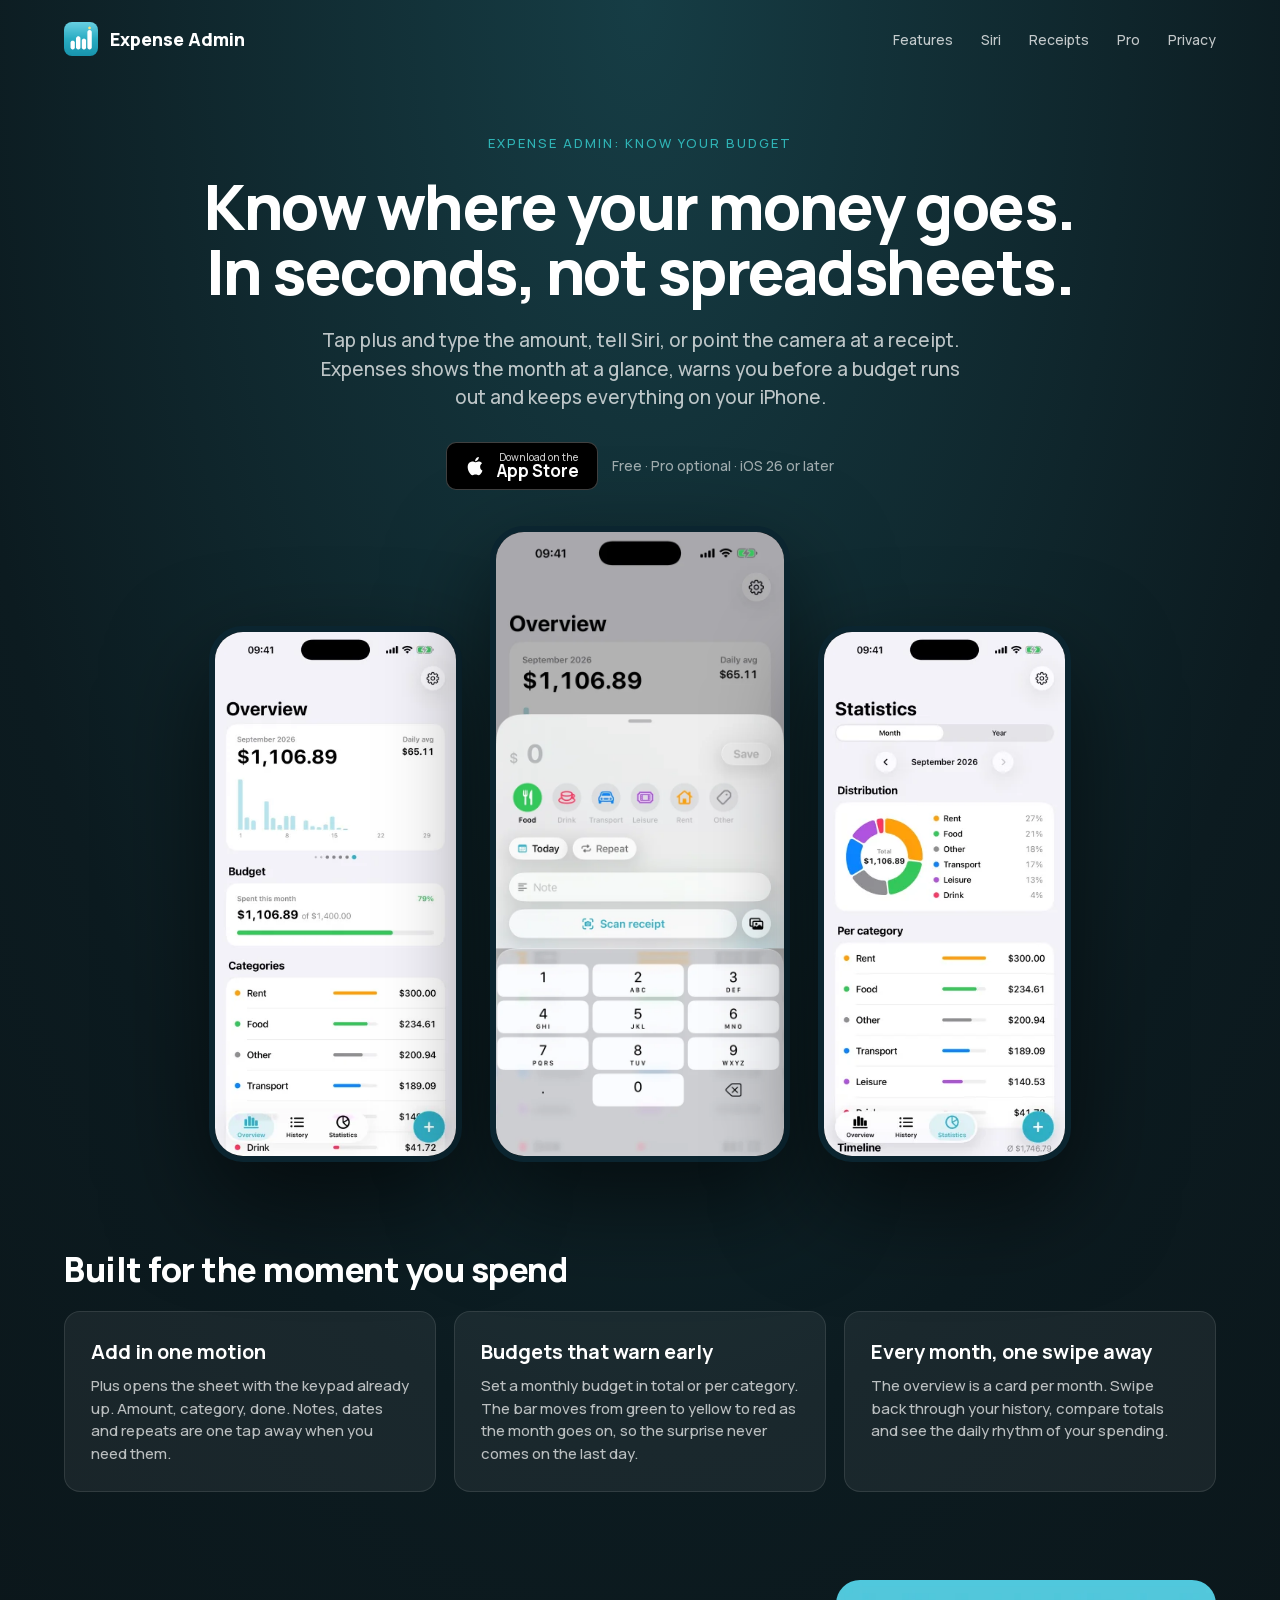
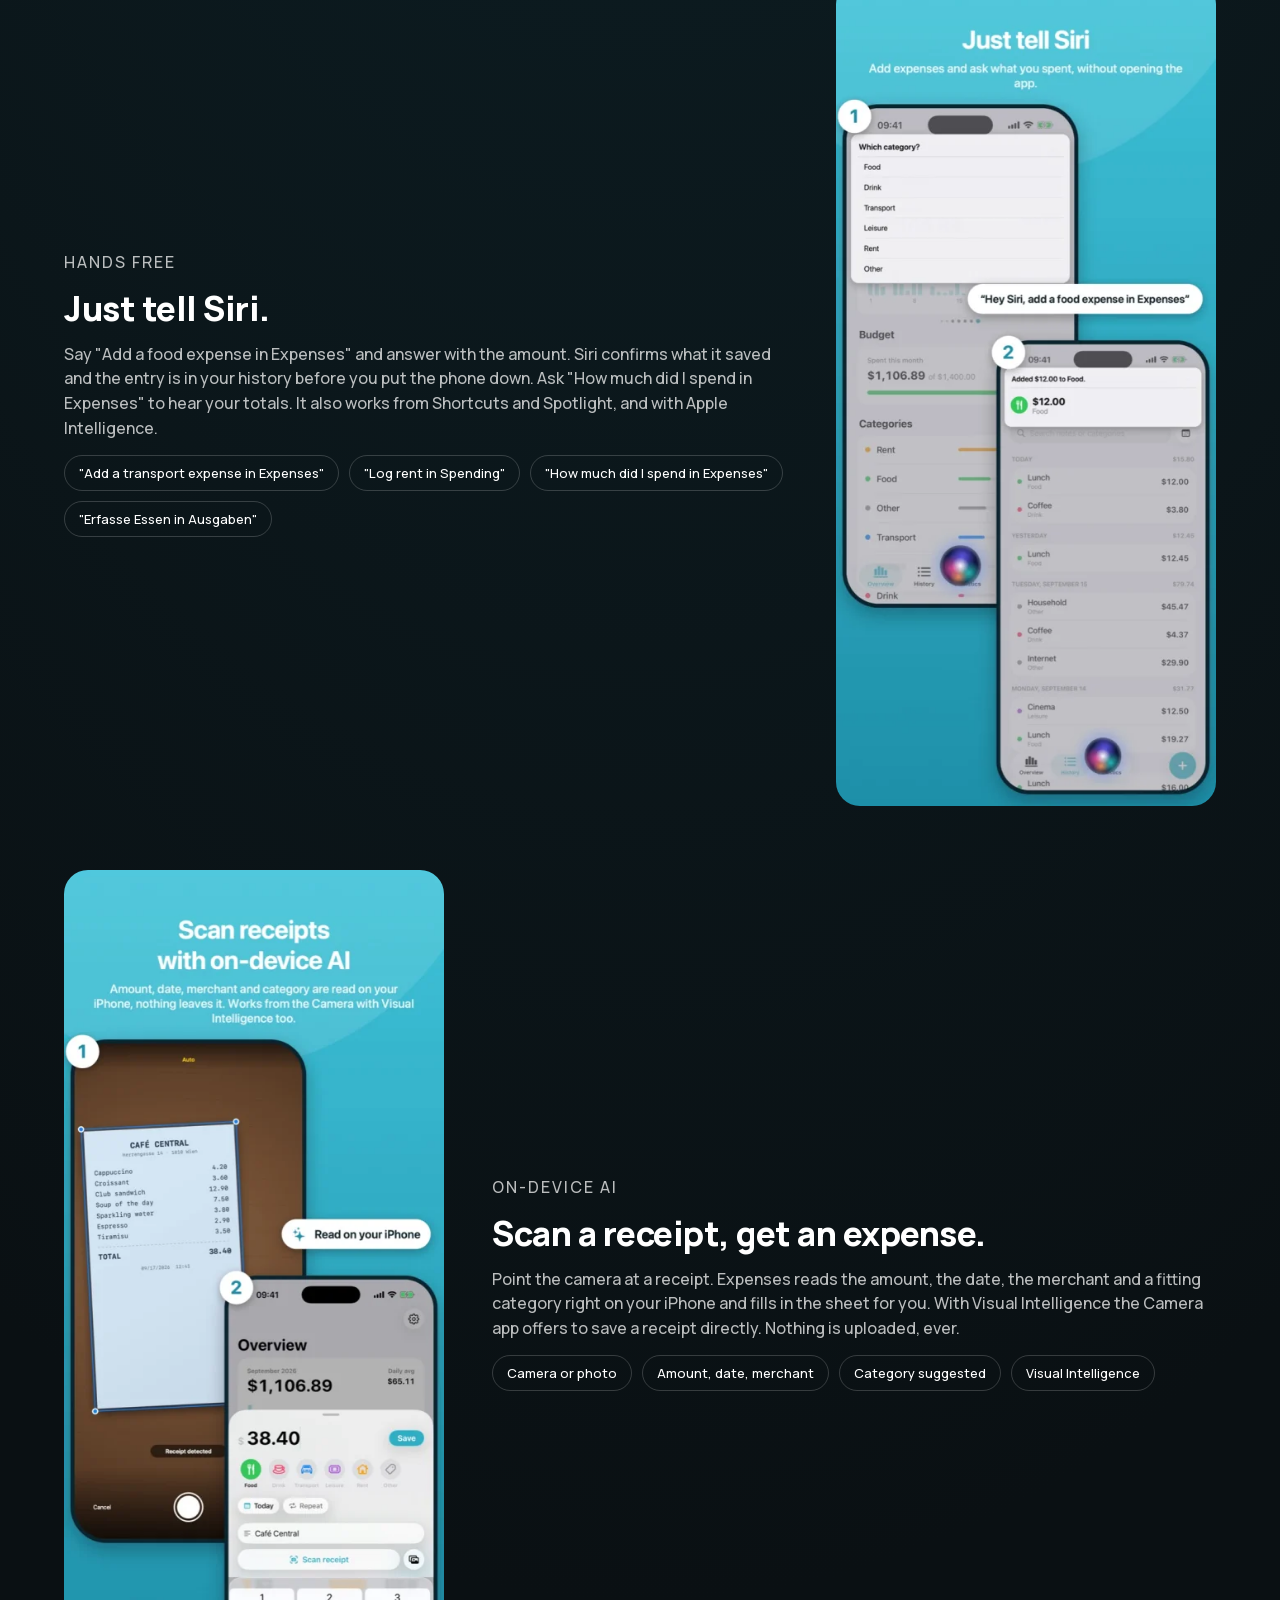
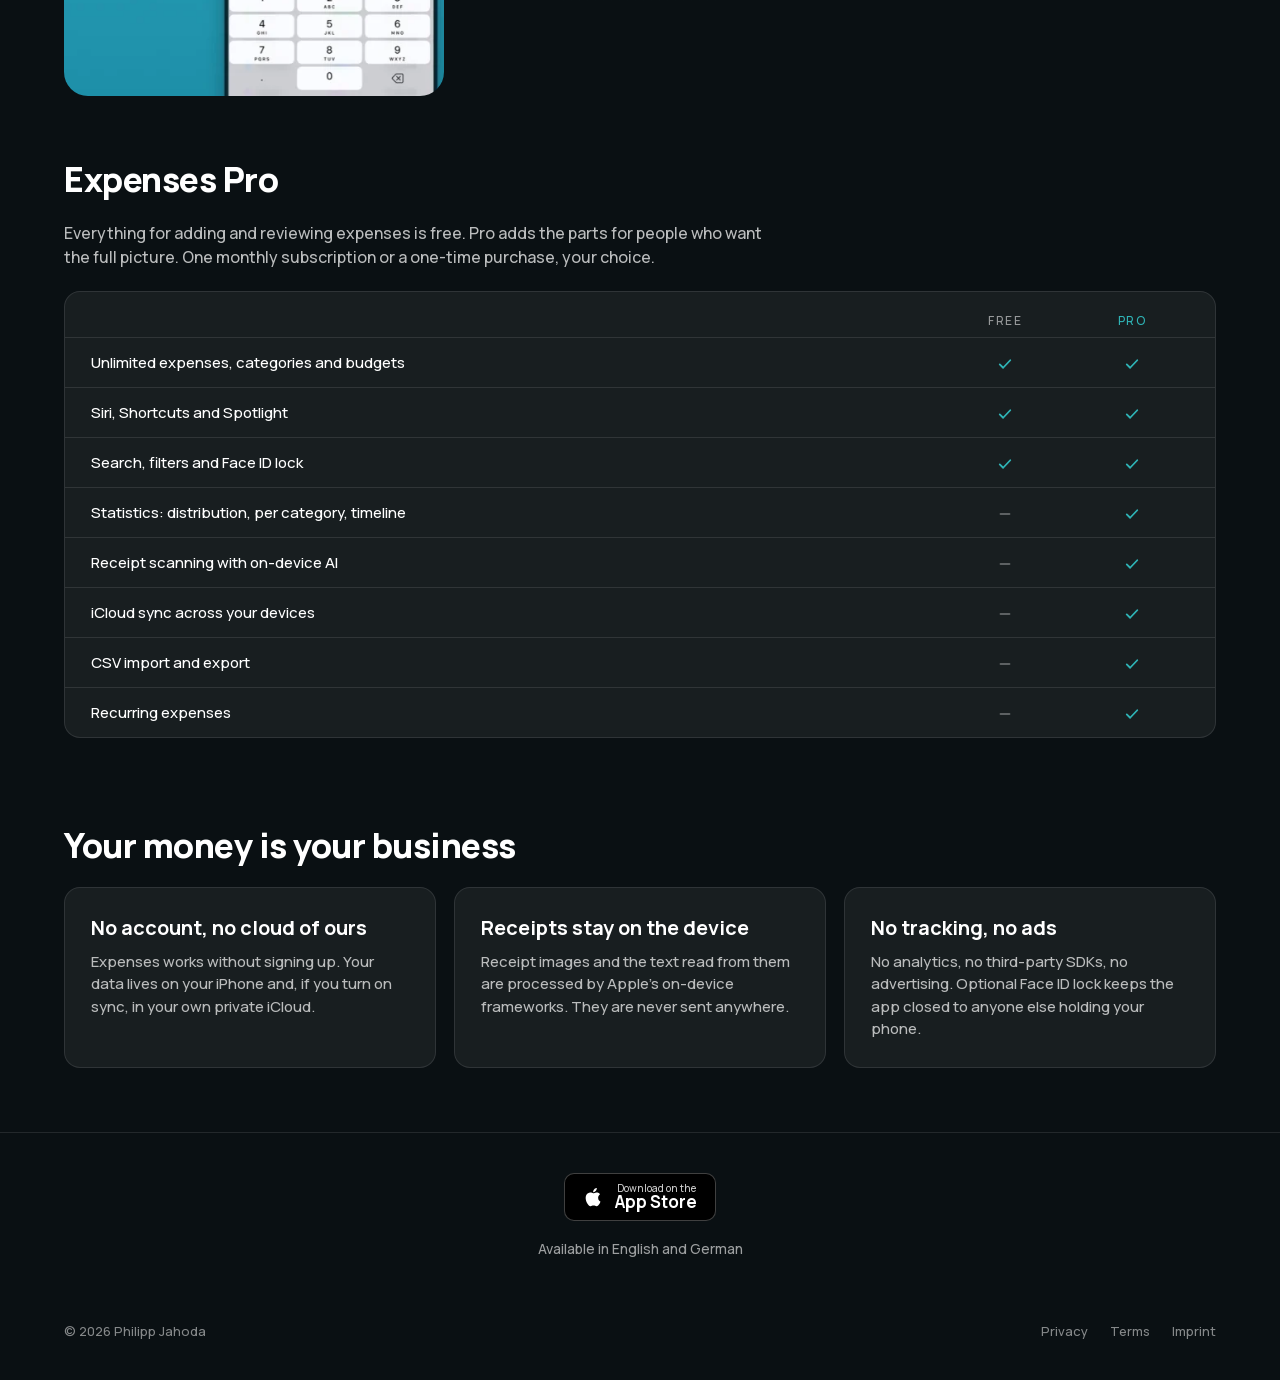
<file: index.html>
<!doctype html>
<html lang="en">
<head>
  <meta charset="utf-8">
  <meta name="viewport" content="width=device-width, initial-scale=1">
  <title>Expense Admin: Know your budget</title>
  <meta name="description" content="Expense Admin is a fast expense tracker for iPhone. Tap plus, tell Siri, or scan a receipt. Budgets, statistics and iCloud sync, with your data staying on your device.">
  <link rel="icon" type="image/png" href="assets/favicon.png?v=1">
  <link rel="apple-touch-icon" href="assets/icon.png?v=1">
  <link rel="preload" href="assets/manrope-latin.woff2" as="font" type="font/woff2" crossorigin>
  <!-- inlined from styles.css, run build.sh after editing it -->
  <style>
@font-face {
  font-family: Manrope;
  font-style: normal;
  font-weight: 500 800;
  font-display: swap;
  src: url(assets/manrope-latin.woff2) format('woff2');
}

:root {
  --accent: #2fb4b6;
  --accent-hover: #1f8f91;
  --stage: radial-gradient(120% 70% at 50% 0%, #163d45 0%, #0c1b20 45%, #0a1013 100%);
  --ground: #0a1013;
  --card-bg: rgba(255, 255, 255, 0.06);
  --card-border: rgba(255, 255, 255, 0.1);
  --line: rgba(255, 255, 255, 0.1);
  --text: #fff;
  --text-soft: rgba(255, 255, 255, 0.72);
  --text-dim: rgba(255, 255, 255, 0.55);
  --text-faint: rgba(255, 255, 255, 0.5);
  --shadow: 0 40px 100px rgba(0, 0, 0, 0.6);
  --gutter: 64px;
}

* { box-sizing: border-box; }

html { scroll-behavior: smooth; }

body {
  margin: 0;
  font-family: Manrope, -apple-system, "Helvetica Neue", sans-serif;
  font-weight: 500;
  -webkit-font-smoothing: antialiased;
  color: var(--text);
  background: var(--ground);
}

a { color: var(--accent); text-decoration: none; }
a:hover { color: var(--accent-hover); }

h1, h2, h3, p { margin: 0; }

.stage {
  background: var(--stage);
  min-height: 100vh;
}

.wrap {
  max-width: 1280px;
  margin: 0 auto;
  padding-inline: var(--gutter);
}

.nav {
  display: flex;
  align-items: center;
  justify-content: space-between;
  padding-block: 22px;
}

.brand {
  display: flex;
  align-items: center;
  gap: 12px;
  color: var(--text);
  font-weight: 800;
  font-size: 18px;
}
.brand:hover { color: var(--text); }
.brand img { width: 34px; height: 34px; border-radius: 8px; }

.nav-links {
  display: flex;
  gap: 28px;
  font-size: 14px;
}
.nav-links a { color: rgba(255, 255, 255, 0.75); }
.nav-links a:hover { color: var(--text); }

.hero {
  display: flex;
  flex-direction: column;
  align-items: center;
  gap: 22px;
  padding-block: 56px 24px;
  text-align: center;
}

.eyebrow {
  font-size: 13px;
  letter-spacing: 2px;
  text-transform: uppercase;
  color: var(--accent);
}

.hero h1 {
  font-size: clamp(36px, 6vw, 62px);
  line-height: 1.05;
  font-weight: 800;
  letter-spacing: -1.5px;
  max-width: 900px;
}

.lead {
  font-size: 19px;
  line-height: 1.5;
  color: var(--text-soft);
  max-width: 640px;
}

.cta {
  display: flex;
  gap: 14px;
  align-items: center;
  flex-wrap: wrap;
  justify-content: center;
  margin-top: 8px;
}
.cta-note { font-size: 14px; color: rgba(255, 255, 255, 0.6); }

.store-badge {
  display: inline-flex;
  align-items: center;
  gap: 10px;
  height: 48px;
  padding: 0 18px;
  border-radius: 10px;
  background: #000;
  color: var(--text);
  border: 1px solid rgba(255, 255, 255, 0.25);
}
.store-badge:hover { color: var(--text); border-color: rgba(255, 255, 255, 0.5); }
.store-badge div { display: flex; flex-direction: column; line-height: 1.05; }
.store-badge small { font-size: 10px; opacity: 0.8; }
.store-badge strong { font-size: 17px; font-weight: 700; }

.frame {
  position: relative;
  width: 100%;
  max-width: 1040px;
  margin: 0 auto;
  aspect-ratio: 16 / 9;
  border-radius: 18px;
  overflow: hidden;
  box-shadow: var(--shadow);
  background: #000;
}
.frame video,
.frame img {
  display: block;
  width: 100%;
  height: 100%;
  object-fit: cover;
}
.frame-note {
  position: absolute;
  left: 14px;
  bottom: 12px;
  font-size: 12px;
  color: rgba(255, 255, 255, 0.7);
  background: rgba(0, 0, 0, 0.45);
  padding: 4px 8px;
  border-radius: 6px;
  pointer-events: none;
}
.frame-note.top { top: 12px; bottom: auto; }

.hero-video { padding-block: 20px 64px; }

.section {
  display: flex;
  flex-direction: column;
  gap: 22px;
  padding-block: 24px 64px;
}
.section.centered { align-items: center; text-align: center; padding-top: 8px; }
.section h2, .agents-text h2 {
  font-size: 34px;
  font-weight: 800;
  letter-spacing: -0.5px;
  line-height: 1.15;
}
.section-intro {
  font-size: 16px;
  line-height: 1.5;
  color: var(--text-soft);
  max-width: 720px;
}
.section.centered .section-intro { max-width: 640px; }

.cards {
  display: grid;
  grid-template-columns: repeat(3, minmax(0, 1fr));
  gap: 18px;
}
.card {
  display: flex;
  flex-direction: column;
  gap: 10px;
  padding: 26px;
  border-radius: 16px;
  background: var(--card-bg);
  border: 1px solid var(--card-border);
}
.card h3 { font-size: 20px; font-weight: 700; }
.card p { font-size: 15px; line-height: 1.5; color: rgba(255, 255, 255, 0.7); }

.compare-table {
  width: 100%;
  border-collapse: separate;
  border-spacing: 0;
  border-radius: 16px;
  background: var(--card-bg);
  border: 1px solid var(--card-border);
}
.compare-table th {
  padding: 20px 0 8px;
  font-size: 12px;
  font-weight: 500;
  letter-spacing: 1.5px;
  text-transform: uppercase;
  color: var(--text-dim);
  text-align: center;
}
.compare-table th:first-child { width: auto; }
.compare-table th.ours { color: var(--accent); }
.compare-table th:not(:first-child) { width: 140px; }
.compare-table td {
  padding: 14px 0;
  border-top: 1px solid var(--line);
  font-size: 15px;
}
.compare-table td:first-child { padding-left: 26px; }
.compare-table td:last-child { padding-right: 26px; }
.compare-table th:first-child { padding-left: 26px; }
.compare-table th:last-child { padding-right: 26px; }
.compare-table td:not(:first-child) { text-align: center; }
.compare-table svg { display: inline-block; vertical-align: middle; }
.compare-table .col-label { display: none; }

.agents-row {
  display: flex;
  flex-direction: column;
  gap: 32px;
  align-items: stretch;
  padding-block: 24px 40px;
}
.agents-text {
  display: flex;
  flex-direction: column;
  gap: 14px;
  max-width: 760px;
}
.agents-text p { font-size: 16px; line-height: 1.55; color: var(--text-soft); }
.agents-row .frame {
  width: 100%;
  max-width: 1040px;
  margin: 0 auto;
  border-radius: 14px;
  box-shadow: 0 30px 80px rgba(0, 0, 0, 0.5);
}

.pills { display: flex; gap: 10px; flex-wrap: wrap; }
.pills span {
  padding: 8px 14px;
  border-radius: 999px;
  border: 1px solid rgba(255, 255, 255, 0.18);
  font-size: 13px;
}

.closing {
  display: flex;
  flex-direction: column;
  align-items: center;
  gap: 18px;
  padding-block: 40px 64px;
  text-align: center;
  border-top: 1px solid var(--line);
}

.footer {
  display: flex;
  justify-content: space-between;
  align-items: center;
  gap: 16px;
  flex-wrap: wrap;
  padding-bottom: 40px;
  font-size: 13px;
  color: var(--text-faint);
}
.footer nav { display: flex; gap: 22px; }
.footer a { color: var(--text-faint); }
.footer a:hover { color: var(--text); }

.legal {
  max-width: 680px;
  margin: 0 auto;
  padding-block: 40px 80px;
  font-size: 16px;
  line-height: 1.6;
  color: var(--text-soft);
}
.legal h1 { font-size: 38px; line-height: 1.1; letter-spacing: -1px; color: var(--text); margin-bottom: 8px; }
.legal h2 { font-size: 22px; font-weight: 700; color: var(--text); margin-top: 36px; margin-bottom: 8px; }
.legal p { margin-bottom: 14px; }
.legal ul { margin: 0 0 14px; padding-left: 22px; }
.legal li { margin-bottom: 6px; }
.legal .updated { font-size: 14px; color: var(--text-dim); }
.legal .back { display: inline-block; margin-top: 32px; }

@media (max-width: 900px) {
  :root { --gutter: 32px; }
  .cards { grid-template-columns: 1fr; }
  .agents-row { flex-direction: column; align-items: stretch; }
  .agents-row .frame { width: 100%; }
}

@media (max-width: 720px) {
  .nav-links { display: none; }
}

@media (max-width: 600px) {
  :root { --gutter: 20px; }
  .hero { padding-top: 32px; }
  .hero h1 { letter-spacing: -1px; }
  .lead { font-size: 17px; }
  .section h2, .agents-text h2 { font-size: 28px; }
  .frame, .agents-row .frame { border-radius: 12px; }

  .compare-table thead { display: none; }
  .compare-table, .compare-table tbody, .compare-table tr, .compare-table td { display: block; }
  .compare-table { padding: 4px 20px; }
  .compare-table tr { padding: 14px 0; border-top: 1px solid var(--line); }
  .compare-table tr:first-child { border-top: 0; }
  .compare-table td { padding: 0; border: 0; }
  .compare-table td:first-child { padding: 0 0 8px; }
  .compare-table td:not(:first-child) {
    display: inline-flex;
    align-items: center;
    gap: 6px;
    margin-right: 18px;
    font-size: 13px;
    color: var(--text-dim);
  }
  .compare-table td.ours { color: var(--accent); }
  .compare-table .col-label { display: inline; }
}

.phones {
  display: flex;
  justify-content: center;
  align-items: flex-end;
  gap: 28px;
  padding-block: 12px 64px;
}
.phone {
  margin: 0;
  width: 22%;
  max-width: 300px;
  border-radius: 34px;
  overflow: hidden;
  border: 6px solid #0b2530;
  box-shadow: var(--shadow);
  background: #000;
}
.phone.main { width: 26%; max-width: 340px; }
.phone img { display: block; width: 100%; height: auto; }

.frame.tall {
  aspect-ratio: 1320 / 2868;
  max-width: 460px;
  background: transparent;
  box-shadow: none;
  border-radius: 24px;
}
.agents-row .frame.tall { max-width: 460px; }

@media (min-width: 901px) {
  .agents-row { flex-direction: row; align-items: center; gap: 48px; }
  .agents-row .agents-text { flex: 1; }
  .agents-row .frame.tall { flex: 0 0 380px; }
  #receipts { flex-direction: row-reverse; }
}

@media (max-width: 600px) {
  .phones { gap: 12px; padding-bottom: 40px; }
  .phone { width: 30%; border-radius: 22px; border-width: 4px; }
  .phone.main { width: 34%; }
}
  </style>
  <!-- end styles.css -->
</head>
<body>
<svg width="0" height="0" style="position:absolute" aria-hidden="true">
  <symbol id="check" viewBox="0 0 24 24"><path d="M5 12.5l4.5 4.5L19 7" fill="none" stroke="#2fb4b6" stroke-width="2.4" stroke-linecap="round" stroke-linejoin="round"/></symbol>
  <symbol id="dash" viewBox="0 0 24 24"><path d="M6 12h12" fill="none" stroke="rgba(255,255,255,0.3)" stroke-width="2.4" stroke-linecap="round"/></symbol>
  <symbol id="apple" viewBox="0 0 24 24"><path fill="#fff" d="M16.5 12.6c0-2.4 2-3.6 2.1-3.7-1.2-1.7-3-1.9-3.6-1.9-1.5-.2-3 .9-3.8.9-.8 0-2-.9-3.3-.8-1.7 0-3.2 1-4.1 2.5-1.8 3.1-.5 7.6 1.3 10.1.8 1.2 1.8 2.6 3.1 2.5 1.3 0 1.7-.8 3.3-.8 1.5 0 2 .8 3.3.8 1.4 0 2.2-1.2 3-2.5.9-1.4 1.3-2.7 1.3-2.8 0 0-2.6-1-2.6-3.9zM14 5.3c.7-.8 1.1-2 1-3.1-1 0-2.2.7-2.9 1.5-.6.7-1.2 1.9-1 3 1.1.1 2.2-.6 2.9-1.4z"/></symbol>
</svg>

<div class="stage">
  <header class="wrap nav">
    <a class="brand" href="#"><img src="assets/icon.png?v=1" alt="" width="34" height="34">Expense Admin</a>
    <nav class="nav-links">
      <a href="#features">Features</a>
      <a href="#siri">Siri</a>
      <a href="#receipts">Receipts</a>
      <a href="#pro">Pro</a>
      <a href="#privacy">Privacy</a>
    </nav>
  </header>

  <main>
    <section class="wrap hero">
      <p class="eyebrow">Expense Admin: Know your budget</p>
      <h1>Know where your money goes. In seconds, not spreadsheets.</h1>
      <p class="lead">Tap plus and type the amount, tell Siri, or point the camera at a receipt. Expenses shows the month at a glance, warns you before a budget runs out and keeps everything on your iPhone.</p>
      <div class="cta">
        <a class="store-badge" href="https://apps.apple.com/app/id951309216">
          <svg width="22" height="22" aria-hidden="true"><use href="#apple"/></svg>
          <div><small>Download on the</small><strong>App Store</strong></div>
        </a>
        <span class="cta-note">Free · Pro optional · iOS 26 or later</span>
      </div>
    </section>

    <div class="wrap phones">
      <figure class="phone"><img src="assets/overview-660.webp"
             srcset="assets/overview-330.webp 330w, assets/overview-660.webp 660w"
             sizes="(max-width: 600px) 30vw, (max-width: 1280px) 22vw, 253px"
             width="660" height="1434" alt="The Overview screen with the month total, a daily chart, the budget bar and category totals"></figure>
      <figure class="phone main"><img src="assets/editor-660.webp"
             srcset="assets/editor-330.webp 330w, assets/editor-660.webp 660w"
             sizes="(max-width: 600px) 34vw, (max-width: 1280px) 26vw, 300px"
             width="660" height="1434" alt="The add sheet with the amount field, categories, date and note above the keypad"></figure>
      <figure class="phone"><img src="assets/statistics-660.webp"
             srcset="assets/statistics-330.webp 330w, assets/statistics-660.webp 660w"
             sizes="(max-width: 600px) 30vw, (max-width: 1280px) 22vw, 253px"
             width="660" height="1434" alt="The Statistics screen with a distribution ring and per-category bars"></figure>
    </div>

    <section id="features" class="wrap section">
      <h2>Built for the moment you spend</h2>
      <div class="cards">
        <article class="card">
          <h3>Add in one motion</h3>
          <p>Plus opens the sheet with the keypad already up. Amount, category, done. Notes, dates and repeats are one tap away when you need them.</p>
        </article>
        <article class="card">
          <h3>Budgets that warn early</h3>
          <p>Set a monthly budget in total or per category. The bar moves from green to yellow to red as the month goes on, so the surprise never comes on the last day.</p>
        </article>
        <article class="card">
          <h3>Every month, one swipe away</h3>
          <p>The overview is a card per month. Swipe back through your history, compare totals and see the daily rhythm of your spending.</p>
        </article>
      </div>
    </section>

    <section id="siri" class="wrap agents-row">
      <div class="agents-text">
        <p class="eyebrow">Hands free</p>
        <h2>Just tell Siri.</h2>
        <p>Say "Add a food expense in Expenses" and answer with the amount. Siri confirms what it saved and the entry is in your history before you put the phone down. Ask "How much did I spend in Expenses" to hear your totals. It also works from Shortcuts and Spotlight, and with Apple Intelligence.</p>
        <div class="pills"><span>"Add a transport expense in Expenses"</span><span>"Log rent in Spending"</span><span>"How much did I spend in Expenses"</span><span>"Erfasse Essen in Ausgaben"</span></div>
      </div>
      <div class="frame tall">
        <img src="assets/siri-flow-644.webp"
             srcset="assets/siri-flow-460.webp 460w, assets/siri-flow-644.webp 644w"
             sizes="(min-width: 901px) 380px, (max-width: 600px) calc(100vw - 40px), 460px"
             width="644" height="1400" alt="Two phones: Siri asking which category, then confirming that 12 dollars were added to Food" loading="lazy">
      </div>
    </section>

    <section id="receipts" class="wrap agents-row">
      <div class="agents-text">
        <p class="eyebrow">On-device AI</p>
        <h2>Scan a receipt, get an expense.</h2>
        <p>Point the camera at a receipt. Expenses reads the amount, the date, the merchant and a fitting category right on your iPhone and fills in the sheet for you. With Visual Intelligence the Camera app offers to save a receipt directly. Nothing is uploaded, ever.</p>
        <div class="pills"><span>Camera or photo</span><span>Amount, date, merchant</span><span>Category suggested</span><span>Visual Intelligence</span></div>
      </div>
      <div class="frame tall">
        <img src="assets/receipt-flow-644.webp"
             srcset="assets/receipt-flow-460.webp 460w, assets/receipt-flow-644.webp 644w"
             sizes="(min-width: 901px) 380px, (max-width: 600px) calc(100vw - 40px), 460px"
             width="644" height="1400" alt="Two phones: a receipt in the document camera, then the add sheet filled with the total and the merchant" loading="lazy">
      </div>
    </section>

    <section id="pro" class="wrap section">
      <h2>Expenses Pro</h2>
      <p class="section-intro">Everything for adding and reviewing expenses is free. Pro adds the parts for people who want the full picture. One monthly subscription or a one-time purchase, your choice.</p>
      <table class="compare-table">
        <thead>
          <tr><th scope="col"></th><th scope="col">Free</th><th scope="col" class="ours">Pro</th></tr>
        </thead>
        <tbody>
          <tr><td>Unlimited expenses, categories and budgets</td><td><span class="col-label">Free</span><svg width="18" height="18" aria-label="yes"><use href="#check"/></svg></td><td class="ours"><span class="col-label">Pro</span><svg width="18" height="18" aria-label="yes"><use href="#check"/></svg></td></tr>
          <tr><td>Siri, Shortcuts and Spotlight</td><td><span class="col-label">Free</span><svg width="18" height="18" aria-label="yes"><use href="#check"/></svg></td><td class="ours"><span class="col-label">Pro</span><svg width="18" height="18" aria-label="yes"><use href="#check"/></svg></td></tr>
          <tr><td>Search, filters and Face ID lock</td><td><span class="col-label">Free</span><svg width="18" height="18" aria-label="yes"><use href="#check"/></svg></td><td class="ours"><span class="col-label">Pro</span><svg width="18" height="18" aria-label="yes"><use href="#check"/></svg></td></tr>
          <tr><td>Statistics: distribution, per category, timeline</td><td><span class="col-label">Free</span><svg width="18" height="18" aria-label="no"><use href="#dash"/></svg></td><td class="ours"><span class="col-label">Pro</span><svg width="18" height="18" aria-label="yes"><use href="#check"/></svg></td></tr>
          <tr><td>Receipt scanning with on-device AI</td><td><span class="col-label">Free</span><svg width="18" height="18" aria-label="no"><use href="#dash"/></svg></td><td class="ours"><span class="col-label">Pro</span><svg width="18" height="18" aria-label="yes"><use href="#check"/></svg></td></tr>
          <tr><td>iCloud sync across your devices</td><td><span class="col-label">Free</span><svg width="18" height="18" aria-label="no"><use href="#dash"/></svg></td><td class="ours"><span class="col-label">Pro</span><svg width="18" height="18" aria-label="yes"><use href="#check"/></svg></td></tr>
          <tr><td>CSV import and export</td><td><span class="col-label">Free</span><svg width="18" height="18" aria-label="no"><use href="#dash"/></svg></td><td class="ours"><span class="col-label">Pro</span><svg width="18" height="18" aria-label="yes"><use href="#check"/></svg></td></tr>
          <tr><td>Recurring expenses</td><td><span class="col-label">Free</span><svg width="18" height="18" aria-label="no"><use href="#dash"/></svg></td><td class="ours"><span class="col-label">Pro</span><svg width="18" height="18" aria-label="yes"><use href="#check"/></svg></td></tr>
        </tbody>
      </table>
    </section>

    <section id="privacy" class="wrap section">
      <h2>Your money is your business</h2>
      <div class="cards">
        <article class="card">
          <h3>No account, no cloud of ours</h3>
          <p>Expenses works without signing up. Your data lives on your iPhone and, if you turn on sync, in your own private iCloud.</p>
        </article>
        <article class="card">
          <h3>Receipts stay on the device</h3>
          <p>Receipt images and the text read from them are processed by Apple's on-device frameworks. They are never sent anywhere.</p>
        </article>
        <article class="card">
          <h3>No tracking, no ads</h3>
          <p>No analytics, no third-party SDKs, no advertising. Optional Face ID lock keeps the app closed to anyone else holding your phone.</p>
        </article>
      </div>
    </section>

    <section class="wrap closing">
      <a class="store-badge" href="https://apps.apple.com/app/id951309216">
        <svg width="22" height="22" aria-hidden="true"><use href="#apple"/></svg>
        <div><small>Download on the</small><strong>App Store</strong></div>
      </a>
      <span class="cta-note">Available in English and German</span>
    </section>
  </main>

  <footer class="wrap footer">
    <span>© 2026 Philipp Jahoda</span>
    <nav>
      <a href="privacy.html">Privacy</a>
      <a href="terms.html">Terms</a>
      <a href="imprint.html">Imprint</a>
    </nav>
  </footer>
</div>
</body>
</html>
</file>
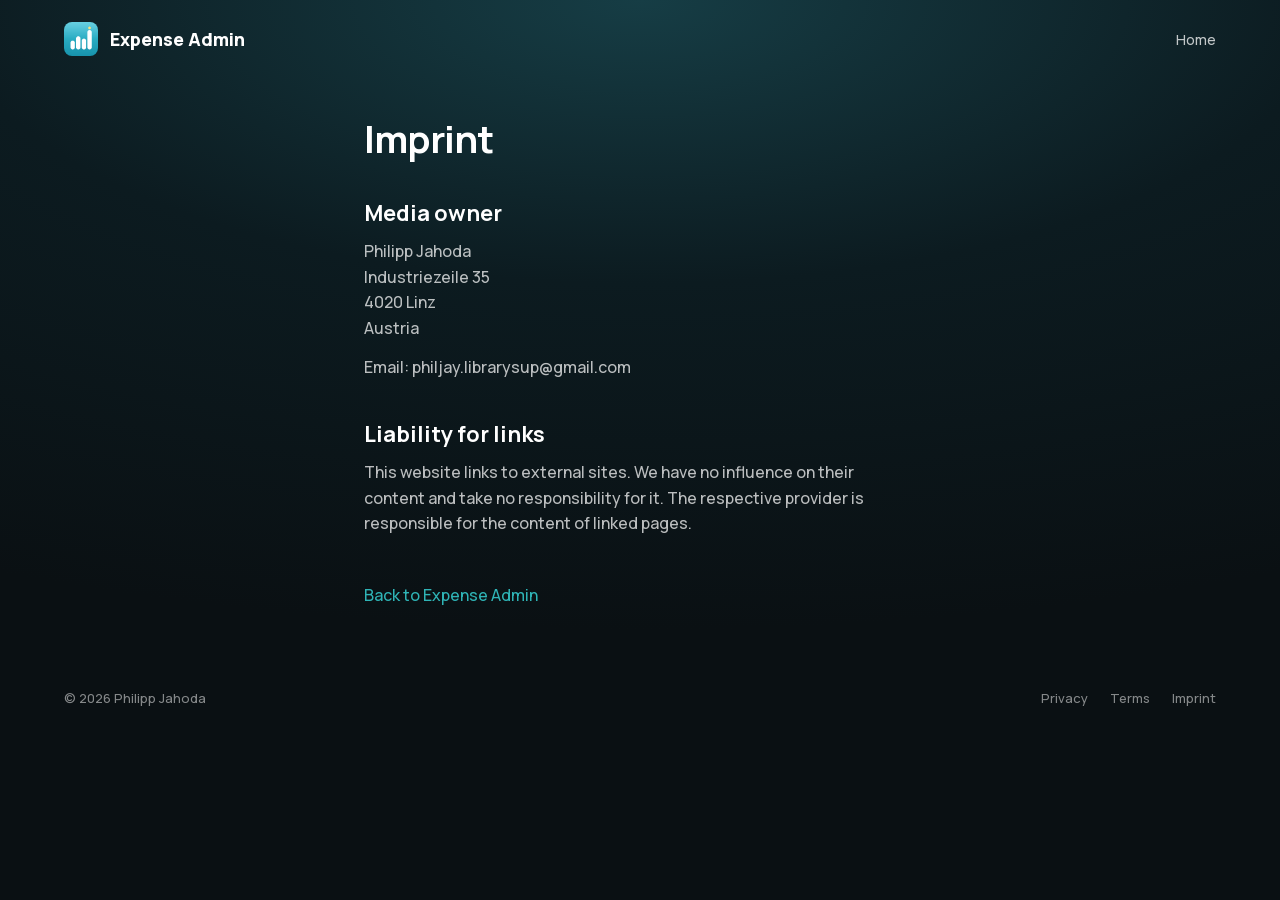
<file: imprint.html>
<!doctype html>
<html lang="en">
<head>
  <meta charset="utf-8">
  <meta name="viewport" content="width=device-width, initial-scale=1">
  <title>Imprint · Expense Admin</title>
  <meta name="robots" content="noindex">
  <link rel="icon" type="image/png" href="assets/favicon.png">
  <link rel="preload" href="assets/manrope-latin.woff2" as="font" type="font/woff2" crossorigin>
  <!-- inlined from styles.css, run build.sh after editing it -->
  <style>
@font-face {
  font-family: Manrope;
  font-style: normal;
  font-weight: 500 800;
  font-display: swap;
  src: url(assets/manrope-latin.woff2) format('woff2');
}

:root {
  --accent: #2fb4b6;
  --accent-hover: #1f8f91;
  --stage: radial-gradient(120% 70% at 50% 0%, #163d45 0%, #0c1b20 45%, #0a1013 100%);
  --ground: #0a1013;
  --card-bg: rgba(255, 255, 255, 0.06);
  --card-border: rgba(255, 255, 255, 0.1);
  --line: rgba(255, 255, 255, 0.1);
  --text: #fff;
  --text-soft: rgba(255, 255, 255, 0.72);
  --text-dim: rgba(255, 255, 255, 0.55);
  --text-faint: rgba(255, 255, 255, 0.5);
  --shadow: 0 40px 100px rgba(0, 0, 0, 0.6);
  --gutter: 64px;
}

* { box-sizing: border-box; }

html { scroll-behavior: smooth; }

body {
  margin: 0;
  font-family: Manrope, -apple-system, "Helvetica Neue", sans-serif;
  font-weight: 500;
  -webkit-font-smoothing: antialiased;
  color: var(--text);
  background: var(--ground);
}

a { color: var(--accent); text-decoration: none; }
a:hover { color: var(--accent-hover); }

h1, h2, h3, p { margin: 0; }

.stage {
  background: var(--stage);
  min-height: 100vh;
}

.wrap {
  max-width: 1280px;
  margin: 0 auto;
  padding-inline: var(--gutter);
}

.nav {
  display: flex;
  align-items: center;
  justify-content: space-between;
  padding-block: 22px;
}

.brand {
  display: flex;
  align-items: center;
  gap: 12px;
  color: var(--text);
  font-weight: 800;
  font-size: 18px;
}
.brand:hover { color: var(--text); }
.brand img { width: 34px; height: 34px; border-radius: 8px; }

.nav-links {
  display: flex;
  gap: 28px;
  font-size: 14px;
}
.nav-links a { color: rgba(255, 255, 255, 0.75); }
.nav-links a:hover { color: var(--text); }

.hero {
  display: flex;
  flex-direction: column;
  align-items: center;
  gap: 22px;
  padding-block: 56px 24px;
  text-align: center;
}

.eyebrow {
  font-size: 13px;
  letter-spacing: 2px;
  text-transform: uppercase;
  color: var(--accent);
}

.hero h1 {
  font-size: clamp(36px, 6vw, 62px);
  line-height: 1.05;
  font-weight: 800;
  letter-spacing: -1.5px;
  max-width: 900px;
}

.lead {
  font-size: 19px;
  line-height: 1.5;
  color: var(--text-soft);
  max-width: 640px;
}

.cta {
  display: flex;
  gap: 14px;
  align-items: center;
  flex-wrap: wrap;
  justify-content: center;
  margin-top: 8px;
}
.cta-note { font-size: 14px; color: rgba(255, 255, 255, 0.6); }

.store-badge {
  display: inline-flex;
  align-items: center;
  gap: 10px;
  height: 48px;
  padding: 0 18px;
  border-radius: 10px;
  background: #000;
  color: var(--text);
  border: 1px solid rgba(255, 255, 255, 0.25);
}
.store-badge:hover { color: var(--text); border-color: rgba(255, 255, 255, 0.5); }
.store-badge div { display: flex; flex-direction: column; line-height: 1.05; }
.store-badge small { font-size: 10px; opacity: 0.8; }
.store-badge strong { font-size: 17px; font-weight: 700; }

.frame {
  position: relative;
  width: 100%;
  max-width: 1040px;
  margin: 0 auto;
  aspect-ratio: 16 / 9;
  border-radius: 18px;
  overflow: hidden;
  box-shadow: var(--shadow);
  background: #000;
}
.frame video,
.frame img {
  display: block;
  width: 100%;
  height: 100%;
  object-fit: cover;
}
.frame-note {
  position: absolute;
  left: 14px;
  bottom: 12px;
  font-size: 12px;
  color: rgba(255, 255, 255, 0.7);
  background: rgba(0, 0, 0, 0.45);
  padding: 4px 8px;
  border-radius: 6px;
  pointer-events: none;
}
.frame-note.top { top: 12px; bottom: auto; }

.hero-video { padding-block: 20px 64px; }

.section {
  display: flex;
  flex-direction: column;
  gap: 22px;
  padding-block: 24px 64px;
}
.section.centered { align-items: center; text-align: center; padding-top: 8px; }
.section h2, .agents-text h2 {
  font-size: 34px;
  font-weight: 800;
  letter-spacing: -0.5px;
  line-height: 1.15;
}
.section-intro {
  font-size: 16px;
  line-height: 1.5;
  color: var(--text-soft);
  max-width: 720px;
}
.section.centered .section-intro { max-width: 640px; }

.cards {
  display: grid;
  grid-template-columns: repeat(3, minmax(0, 1fr));
  gap: 18px;
}
.card {
  display: flex;
  flex-direction: column;
  gap: 10px;
  padding: 26px;
  border-radius: 16px;
  background: var(--card-bg);
  border: 1px solid var(--card-border);
}
.card h3 { font-size: 20px; font-weight: 700; }
.card p { font-size: 15px; line-height: 1.5; color: rgba(255, 255, 255, 0.7); }

.compare-table {
  width: 100%;
  border-collapse: separate;
  border-spacing: 0;
  border-radius: 16px;
  background: var(--card-bg);
  border: 1px solid var(--card-border);
}
.compare-table th {
  padding: 20px 0 8px;
  font-size: 12px;
  font-weight: 500;
  letter-spacing: 1.5px;
  text-transform: uppercase;
  color: var(--text-dim);
  text-align: center;
}
.compare-table th:first-child { width: auto; }
.compare-table th.ours { color: var(--accent); }
.compare-table th:not(:first-child) { width: 140px; }
.compare-table td {
  padding: 14px 0;
  border-top: 1px solid var(--line);
  font-size: 15px;
}
.compare-table td:first-child { padding-left: 26px; }
.compare-table td:last-child { padding-right: 26px; }
.compare-table th:first-child { padding-left: 26px; }
.compare-table th:last-child { padding-right: 26px; }
.compare-table td:not(:first-child) { text-align: center; }
.compare-table svg { display: inline-block; vertical-align: middle; }
.compare-table .col-label { display: none; }

.agents-row {
  display: flex;
  flex-direction: column;
  gap: 32px;
  align-items: stretch;
  padding-block: 24px 40px;
}
.agents-text {
  display: flex;
  flex-direction: column;
  gap: 14px;
  max-width: 760px;
}
.agents-text p { font-size: 16px; line-height: 1.55; color: var(--text-soft); }
.agents-row .frame {
  width: 100%;
  max-width: 1040px;
  margin: 0 auto;
  border-radius: 14px;
  box-shadow: 0 30px 80px rgba(0, 0, 0, 0.5);
}

.pills { display: flex; gap: 10px; flex-wrap: wrap; }
.pills span {
  padding: 8px 14px;
  border-radius: 999px;
  border: 1px solid rgba(255, 255, 255, 0.18);
  font-size: 13px;
}

.closing {
  display: flex;
  flex-direction: column;
  align-items: center;
  gap: 18px;
  padding-block: 40px 64px;
  text-align: center;
  border-top: 1px solid var(--line);
}

.footer {
  display: flex;
  justify-content: space-between;
  align-items: center;
  gap: 16px;
  flex-wrap: wrap;
  padding-bottom: 40px;
  font-size: 13px;
  color: var(--text-faint);
}
.footer nav { display: flex; gap: 22px; }
.footer a { color: var(--text-faint); }
.footer a:hover { color: var(--text); }

.legal {
  max-width: 680px;
  margin: 0 auto;
  padding-block: 40px 80px;
  font-size: 16px;
  line-height: 1.6;
  color: var(--text-soft);
}
.legal h1 { font-size: 38px; line-height: 1.1; letter-spacing: -1px; color: var(--text); margin-bottom: 8px; }
.legal h2 { font-size: 22px; font-weight: 700; color: var(--text); margin-top: 36px; margin-bottom: 8px; }
.legal p { margin-bottom: 14px; }
.legal ul { margin: 0 0 14px; padding-left: 22px; }
.legal li { margin-bottom: 6px; }
.legal .updated { font-size: 14px; color: var(--text-dim); }
.legal .back { display: inline-block; margin-top: 32px; }

@media (max-width: 900px) {
  :root { --gutter: 32px; }
  .cards { grid-template-columns: 1fr; }
  .agents-row { flex-direction: column; align-items: stretch; }
  .agents-row .frame { width: 100%; }
}

@media (max-width: 720px) {
  .nav-links { display: none; }
}

@media (max-width: 600px) {
  :root { --gutter: 20px; }
  .hero { padding-top: 32px; }
  .hero h1 { letter-spacing: -1px; }
  .lead { font-size: 17px; }
  .section h2, .agents-text h2 { font-size: 28px; }
  .frame, .agents-row .frame { border-radius: 12px; }

  .compare-table thead { display: none; }
  .compare-table, .compare-table tbody, .compare-table tr, .compare-table td { display: block; }
  .compare-table { padding: 4px 20px; }
  .compare-table tr { padding: 14px 0; border-top: 1px solid var(--line); }
  .compare-table tr:first-child { border-top: 0; }
  .compare-table td { padding: 0; border: 0; }
  .compare-table td:first-child { padding: 0 0 8px; }
  .compare-table td:not(:first-child) {
    display: inline-flex;
    align-items: center;
    gap: 6px;
    margin-right: 18px;
    font-size: 13px;
    color: var(--text-dim);
  }
  .compare-table td.ours { color: var(--accent); }
  .compare-table .col-label { display: inline; }
}

.phones {
  display: flex;
  justify-content: center;
  align-items: flex-end;
  gap: 28px;
  padding-block: 12px 64px;
}
.phone {
  margin: 0;
  width: 22%;
  max-width: 300px;
  border-radius: 34px;
  overflow: hidden;
  border: 6px solid #0b2530;
  box-shadow: var(--shadow);
  background: #000;
}
.phone.main { width: 26%; max-width: 340px; }
.phone img { display: block; width: 100%; height: auto; }

.frame.tall {
  aspect-ratio: 1320 / 2868;
  max-width: 460px;
  background: transparent;
  box-shadow: none;
  border-radius: 24px;
}
.agents-row .frame.tall { max-width: 460px; }

@media (min-width: 901px) {
  .agents-row { flex-direction: row; align-items: center; gap: 48px; }
  .agents-row .agents-text { flex: 1; }
  .agents-row .frame.tall { flex: 0 0 380px; }
  #receipts { flex-direction: row-reverse; }
}

@media (max-width: 600px) {
  .phones { gap: 12px; padding-bottom: 40px; }
  .phone { width: 30%; border-radius: 22px; border-width: 4px; }
  .phone.main { width: 34%; }
}
  </style>
  <!-- end styles.css -->
</head>
<body>
<div class="stage">
  <header class="wrap nav">
    <a class="brand" href="index.html"><img src="assets/icon.png" alt="" width="34" height="34">Expense Admin</a>
    <nav class="nav-links">
      <a href="index.html">Home</a>
    </nav>
  </header>

  <main class="wrap legal">
    <h1>Imprint</h1>

    <h2>Media owner</h2>
    <p>Philipp Jahoda<br>Industriezeile 35<br>4020 Linz<br>Austria</p>
    <p>Email: philjay.librarysup@gmail.com</p>

    <h2>Liability for links</h2>
    <p>This website links to external sites. We have no influence on their content and take no responsibility for it. The respective provider is responsible for the content of linked pages.</p>

    <a class="back" href="index.html">Back to Expense Admin</a>
  </main>

  <footer class="wrap footer">
    <span>© 2026 Philipp Jahoda</span>
    <nav>
      <a href="privacy.html">Privacy</a>
      <a href="terms.html">Terms</a>
      <a href="imprint.html">Imprint</a>
    </nav>
  </footer>
</div>
</body>
</html>
</file>
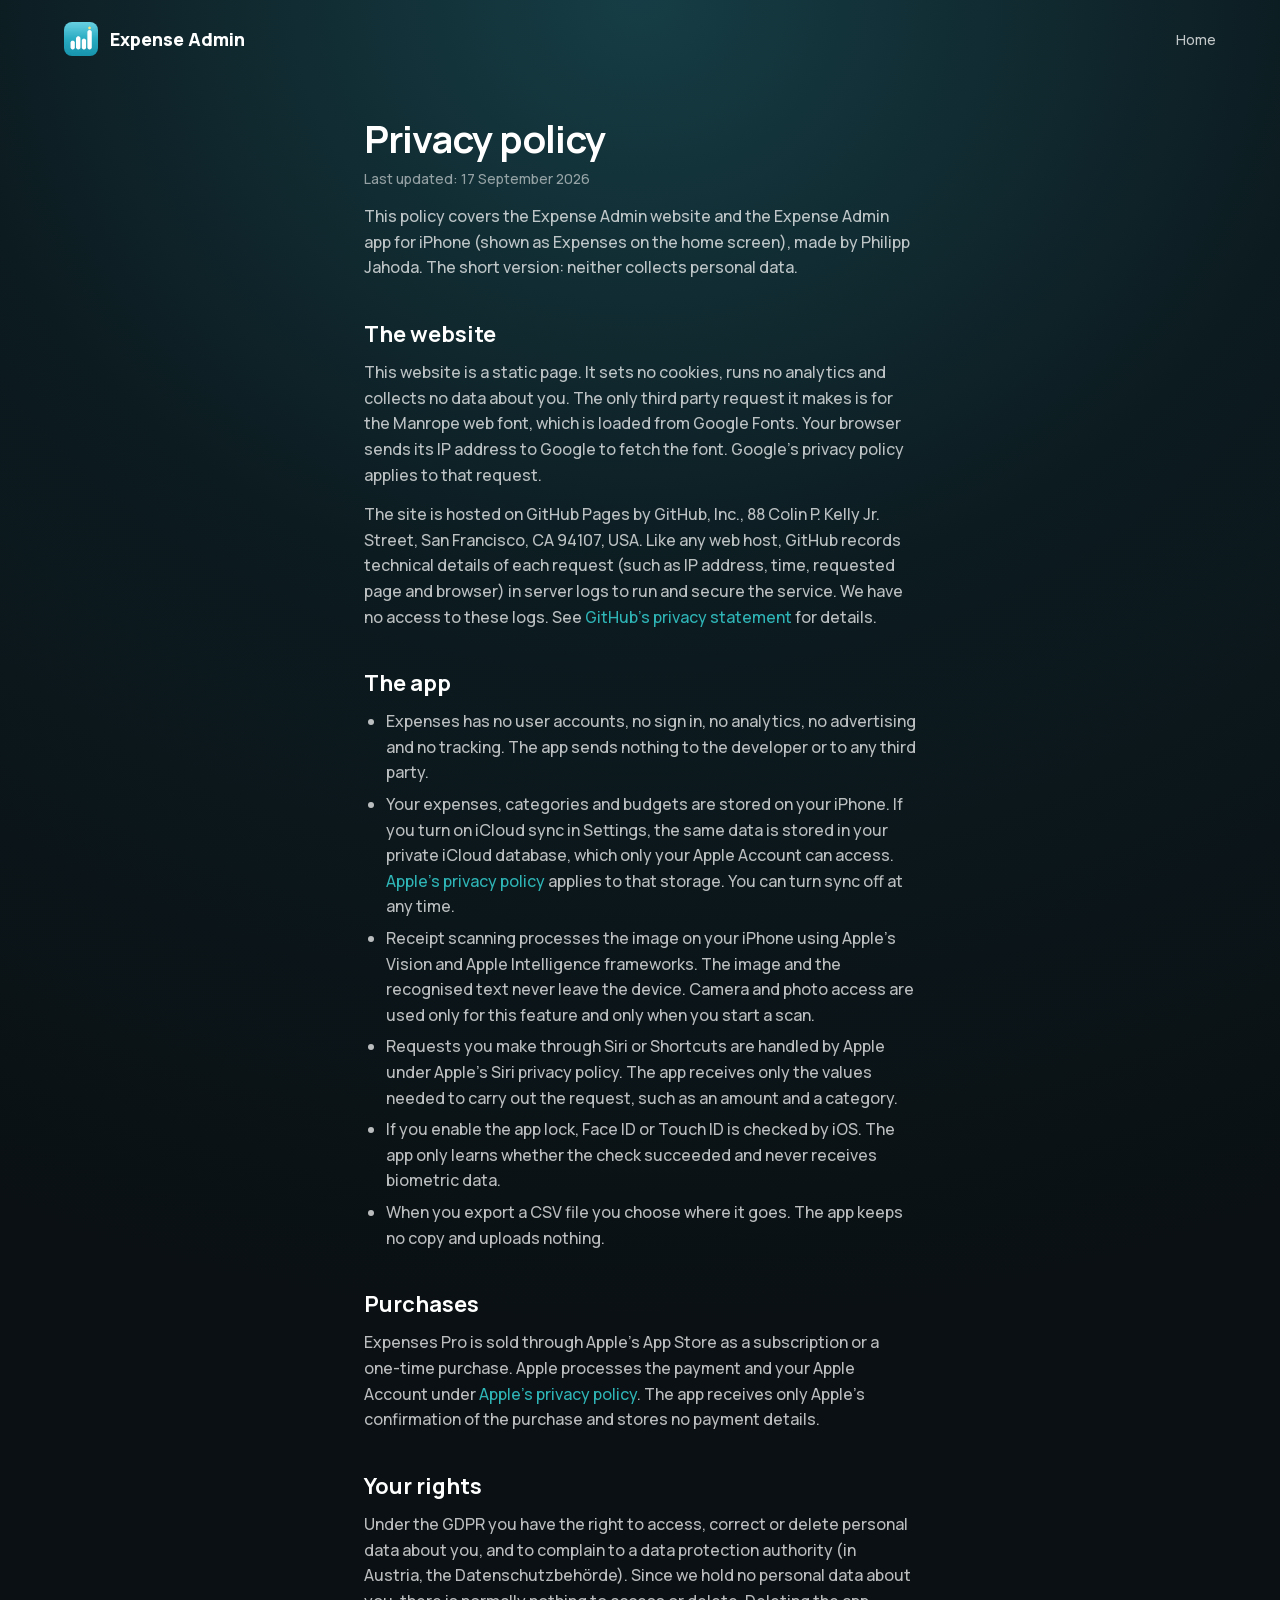
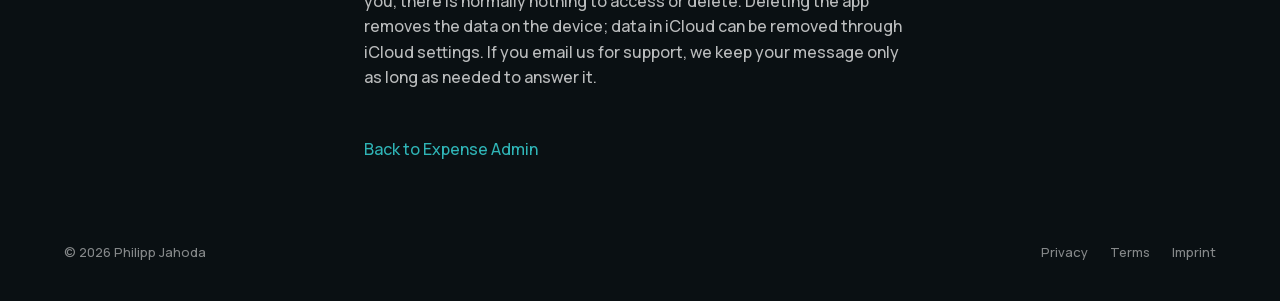
<file: privacy.html>
<!doctype html>
<html lang="en">
<head>
  <meta charset="utf-8">
  <meta name="viewport" content="width=device-width, initial-scale=1">
  <title>Privacy policy · Expense Admin</title>
  <meta name="robots" content="noindex">
  <link rel="icon" type="image/png" href="assets/favicon.png">
  <link rel="preload" href="assets/manrope-latin.woff2" as="font" type="font/woff2" crossorigin>
  <!-- inlined from styles.css, run build.sh after editing it -->
  <style>
@font-face {
  font-family: Manrope;
  font-style: normal;
  font-weight: 500 800;
  font-display: swap;
  src: url(assets/manrope-latin.woff2) format('woff2');
}

:root {
  --accent: #2fb4b6;
  --accent-hover: #1f8f91;
  --stage: radial-gradient(120% 70% at 50% 0%, #163d45 0%, #0c1b20 45%, #0a1013 100%);
  --ground: #0a1013;
  --card-bg: rgba(255, 255, 255, 0.06);
  --card-border: rgba(255, 255, 255, 0.1);
  --line: rgba(255, 255, 255, 0.1);
  --text: #fff;
  --text-soft: rgba(255, 255, 255, 0.72);
  --text-dim: rgba(255, 255, 255, 0.55);
  --text-faint: rgba(255, 255, 255, 0.5);
  --shadow: 0 40px 100px rgba(0, 0, 0, 0.6);
  --gutter: 64px;
}

* { box-sizing: border-box; }

html { scroll-behavior: smooth; }

body {
  margin: 0;
  font-family: Manrope, -apple-system, "Helvetica Neue", sans-serif;
  font-weight: 500;
  -webkit-font-smoothing: antialiased;
  color: var(--text);
  background: var(--ground);
}

a { color: var(--accent); text-decoration: none; }
a:hover { color: var(--accent-hover); }

h1, h2, h3, p { margin: 0; }

.stage {
  background: var(--stage);
  min-height: 100vh;
}

.wrap {
  max-width: 1280px;
  margin: 0 auto;
  padding-inline: var(--gutter);
}

.nav {
  display: flex;
  align-items: center;
  justify-content: space-between;
  padding-block: 22px;
}

.brand {
  display: flex;
  align-items: center;
  gap: 12px;
  color: var(--text);
  font-weight: 800;
  font-size: 18px;
}
.brand:hover { color: var(--text); }
.brand img { width: 34px; height: 34px; border-radius: 8px; }

.nav-links {
  display: flex;
  gap: 28px;
  font-size: 14px;
}
.nav-links a { color: rgba(255, 255, 255, 0.75); }
.nav-links a:hover { color: var(--text); }

.hero {
  display: flex;
  flex-direction: column;
  align-items: center;
  gap: 22px;
  padding-block: 56px 24px;
  text-align: center;
}

.eyebrow {
  font-size: 13px;
  letter-spacing: 2px;
  text-transform: uppercase;
  color: var(--accent);
}

.hero h1 {
  font-size: clamp(36px, 6vw, 62px);
  line-height: 1.05;
  font-weight: 800;
  letter-spacing: -1.5px;
  max-width: 900px;
}

.lead {
  font-size: 19px;
  line-height: 1.5;
  color: var(--text-soft);
  max-width: 640px;
}

.cta {
  display: flex;
  gap: 14px;
  align-items: center;
  flex-wrap: wrap;
  justify-content: center;
  margin-top: 8px;
}
.cta-note { font-size: 14px; color: rgba(255, 255, 255, 0.6); }

.store-badge {
  display: inline-flex;
  align-items: center;
  gap: 10px;
  height: 48px;
  padding: 0 18px;
  border-radius: 10px;
  background: #000;
  color: var(--text);
  border: 1px solid rgba(255, 255, 255, 0.25);
}
.store-badge:hover { color: var(--text); border-color: rgba(255, 255, 255, 0.5); }
.store-badge div { display: flex; flex-direction: column; line-height: 1.05; }
.store-badge small { font-size: 10px; opacity: 0.8; }
.store-badge strong { font-size: 17px; font-weight: 700; }

.frame {
  position: relative;
  width: 100%;
  max-width: 1040px;
  margin: 0 auto;
  aspect-ratio: 16 / 9;
  border-radius: 18px;
  overflow: hidden;
  box-shadow: var(--shadow);
  background: #000;
}
.frame video,
.frame img {
  display: block;
  width: 100%;
  height: 100%;
  object-fit: cover;
}
.frame-note {
  position: absolute;
  left: 14px;
  bottom: 12px;
  font-size: 12px;
  color: rgba(255, 255, 255, 0.7);
  background: rgba(0, 0, 0, 0.45);
  padding: 4px 8px;
  border-radius: 6px;
  pointer-events: none;
}
.frame-note.top { top: 12px; bottom: auto; }

.hero-video { padding-block: 20px 64px; }

.section {
  display: flex;
  flex-direction: column;
  gap: 22px;
  padding-block: 24px 64px;
}
.section.centered { align-items: center; text-align: center; padding-top: 8px; }
.section h2, .agents-text h2 {
  font-size: 34px;
  font-weight: 800;
  letter-spacing: -0.5px;
  line-height: 1.15;
}
.section-intro {
  font-size: 16px;
  line-height: 1.5;
  color: var(--text-soft);
  max-width: 720px;
}
.section.centered .section-intro { max-width: 640px; }

.cards {
  display: grid;
  grid-template-columns: repeat(3, minmax(0, 1fr));
  gap: 18px;
}
.card {
  display: flex;
  flex-direction: column;
  gap: 10px;
  padding: 26px;
  border-radius: 16px;
  background: var(--card-bg);
  border: 1px solid var(--card-border);
}
.card h3 { font-size: 20px; font-weight: 700; }
.card p { font-size: 15px; line-height: 1.5; color: rgba(255, 255, 255, 0.7); }

.compare-table {
  width: 100%;
  border-collapse: separate;
  border-spacing: 0;
  border-radius: 16px;
  background: var(--card-bg);
  border: 1px solid var(--card-border);
}
.compare-table th {
  padding: 20px 0 8px;
  font-size: 12px;
  font-weight: 500;
  letter-spacing: 1.5px;
  text-transform: uppercase;
  color: var(--text-dim);
  text-align: center;
}
.compare-table th:first-child { width: auto; }
.compare-table th.ours { color: var(--accent); }
.compare-table th:not(:first-child) { width: 140px; }
.compare-table td {
  padding: 14px 0;
  border-top: 1px solid var(--line);
  font-size: 15px;
}
.compare-table td:first-child { padding-left: 26px; }
.compare-table td:last-child { padding-right: 26px; }
.compare-table th:first-child { padding-left: 26px; }
.compare-table th:last-child { padding-right: 26px; }
.compare-table td:not(:first-child) { text-align: center; }
.compare-table svg { display: inline-block; vertical-align: middle; }
.compare-table .col-label { display: none; }

.agents-row {
  display: flex;
  flex-direction: column;
  gap: 32px;
  align-items: stretch;
  padding-block: 24px 40px;
}
.agents-text {
  display: flex;
  flex-direction: column;
  gap: 14px;
  max-width: 760px;
}
.agents-text p { font-size: 16px; line-height: 1.55; color: var(--text-soft); }
.agents-row .frame {
  width: 100%;
  max-width: 1040px;
  margin: 0 auto;
  border-radius: 14px;
  box-shadow: 0 30px 80px rgba(0, 0, 0, 0.5);
}

.pills { display: flex; gap: 10px; flex-wrap: wrap; }
.pills span {
  padding: 8px 14px;
  border-radius: 999px;
  border: 1px solid rgba(255, 255, 255, 0.18);
  font-size: 13px;
}

.closing {
  display: flex;
  flex-direction: column;
  align-items: center;
  gap: 18px;
  padding-block: 40px 64px;
  text-align: center;
  border-top: 1px solid var(--line);
}

.footer {
  display: flex;
  justify-content: space-between;
  align-items: center;
  gap: 16px;
  flex-wrap: wrap;
  padding-bottom: 40px;
  font-size: 13px;
  color: var(--text-faint);
}
.footer nav { display: flex; gap: 22px; }
.footer a { color: var(--text-faint); }
.footer a:hover { color: var(--text); }

.legal {
  max-width: 680px;
  margin: 0 auto;
  padding-block: 40px 80px;
  font-size: 16px;
  line-height: 1.6;
  color: var(--text-soft);
}
.legal h1 { font-size: 38px; line-height: 1.1; letter-spacing: -1px; color: var(--text); margin-bottom: 8px; }
.legal h2 { font-size: 22px; font-weight: 700; color: var(--text); margin-top: 36px; margin-bottom: 8px; }
.legal p { margin-bottom: 14px; }
.legal ul { margin: 0 0 14px; padding-left: 22px; }
.legal li { margin-bottom: 6px; }
.legal .updated { font-size: 14px; color: var(--text-dim); }
.legal .back { display: inline-block; margin-top: 32px; }

@media (max-width: 900px) {
  :root { --gutter: 32px; }
  .cards { grid-template-columns: 1fr; }
  .agents-row { flex-direction: column; align-items: stretch; }
  .agents-row .frame { width: 100%; }
}

@media (max-width: 720px) {
  .nav-links { display: none; }
}

@media (max-width: 600px) {
  :root { --gutter: 20px; }
  .hero { padding-top: 32px; }
  .hero h1 { letter-spacing: -1px; }
  .lead { font-size: 17px; }
  .section h2, .agents-text h2 { font-size: 28px; }
  .frame, .agents-row .frame { border-radius: 12px; }

  .compare-table thead { display: none; }
  .compare-table, .compare-table tbody, .compare-table tr, .compare-table td { display: block; }
  .compare-table { padding: 4px 20px; }
  .compare-table tr { padding: 14px 0; border-top: 1px solid var(--line); }
  .compare-table tr:first-child { border-top: 0; }
  .compare-table td { padding: 0; border: 0; }
  .compare-table td:first-child { padding: 0 0 8px; }
  .compare-table td:not(:first-child) {
    display: inline-flex;
    align-items: center;
    gap: 6px;
    margin-right: 18px;
    font-size: 13px;
    color: var(--text-dim);
  }
  .compare-table td.ours { color: var(--accent); }
  .compare-table .col-label { display: inline; }
}

.phones {
  display: flex;
  justify-content: center;
  align-items: flex-end;
  gap: 28px;
  padding-block: 12px 64px;
}
.phone {
  margin: 0;
  width: 22%;
  max-width: 300px;
  border-radius: 34px;
  overflow: hidden;
  border: 6px solid #0b2530;
  box-shadow: var(--shadow);
  background: #000;
}
.phone.main { width: 26%; max-width: 340px; }
.phone img { display: block; width: 100%; height: auto; }

.frame.tall {
  aspect-ratio: 1320 / 2868;
  max-width: 460px;
  background: transparent;
  box-shadow: none;
  border-radius: 24px;
}
.agents-row .frame.tall { max-width: 460px; }

@media (min-width: 901px) {
  .agents-row { flex-direction: row; align-items: center; gap: 48px; }
  .agents-row .agents-text { flex: 1; }
  .agents-row .frame.tall { flex: 0 0 380px; }
  #receipts { flex-direction: row-reverse; }
}

@media (max-width: 600px) {
  .phones { gap: 12px; padding-bottom: 40px; }
  .phone { width: 30%; border-radius: 22px; border-width: 4px; }
  .phone.main { width: 34%; }
}
  </style>
  <!-- end styles.css -->
</head>
<body>
<div class="stage">
  <header class="wrap nav">
    <a class="brand" href="index.html"><img src="assets/icon.png" alt="" width="34" height="34">Expense Admin</a>
    <nav class="nav-links">
      <a href="index.html">Home</a>
    </nav>
  </header>

  <main class="wrap legal">
    <h1>Privacy policy</h1>
    <p class="updated">Last updated: 17 September 2026</p>

    <p>This policy covers the Expense Admin website and the Expense Admin app for iPhone (shown as Expenses on the home screen), made by Philipp Jahoda. The short version: neither collects personal data.</p>

    <h2>The website</h2>
    <p>This website is a static page. It sets no cookies, runs no analytics and collects no data about you. The only third party request it makes is for the Manrope web font, which is loaded from Google Fonts. Your browser sends its IP address to Google to fetch the font. Google's privacy policy applies to that request.</p>
    <p>The site is hosted on GitHub Pages by GitHub, Inc., 88 Colin P. Kelly Jr. Street, San Francisco, CA 94107, USA. Like any web host, GitHub records technical details of each request (such as IP address, time, requested page and browser) in server logs to run and secure the service. We have no access to these logs. See <a href="https://docs.github.com/en/site-policy/privacy-policies/github-general-privacy-statement">GitHub's privacy statement</a> for details.</p>

    <h2>The app</h2>
    <ul>
      <li>Expenses has no user accounts, no sign in, no analytics, no advertising and no tracking. The app sends nothing to the developer or to any third party.</li>
      <li>Your expenses, categories and budgets are stored on your iPhone. If you turn on iCloud sync in Settings, the same data is stored in your private iCloud database, which only your Apple Account can access. <a href="https://www.apple.com/legal/privacy/">Apple's privacy policy</a> applies to that storage. You can turn sync off at any time.</li>
      <li>Receipt scanning processes the image on your iPhone using Apple's Vision and Apple Intelligence frameworks. The image and the recognised text never leave the device. Camera and photo access are used only for this feature and only when you start a scan.</li>
      <li>Requests you make through Siri or Shortcuts are handled by Apple under Apple's Siri privacy policy. The app receives only the values needed to carry out the request, such as an amount and a category.</li>
      <li>If you enable the app lock, Face ID or Touch ID is checked by iOS. The app only learns whether the check succeeded and never receives biometric data.</li>
      <li>When you export a CSV file you choose where it goes. The app keeps no copy and uploads nothing.</li>
    </ul>

    <h2>Purchases</h2>
    <p>Expenses Pro is sold through Apple's App Store as a subscription or a one-time purchase. Apple processes the payment and your Apple Account under <a href="https://www.apple.com/legal/privacy/">Apple's privacy policy</a>. The app receives only Apple's confirmation of the purchase and stores no payment details.</p>

    <h2>Your rights</h2>
    <p>Under the GDPR you have the right to access, correct or delete personal data about you, and to complain to a data protection authority (in Austria, the Datenschutzbehörde). Since we hold no personal data about you, there is normally nothing to access or delete. Deleting the app removes the data on the device; data in iCloud can be removed through iCloud settings. If you email us for support, we keep your message only as long as needed to answer it.</p>

    <a class="back" href="index.html">Back to Expense Admin</a>
  </main>

  <footer class="wrap footer">
    <span>© 2026 Philipp Jahoda</span>
    <nav>
      <a href="privacy.html">Privacy</a>
      <a href="terms.html">Terms</a>
      <a href="imprint.html">Imprint</a>
    </nav>
  </footer>
</div>
</body>
</html>
</file>
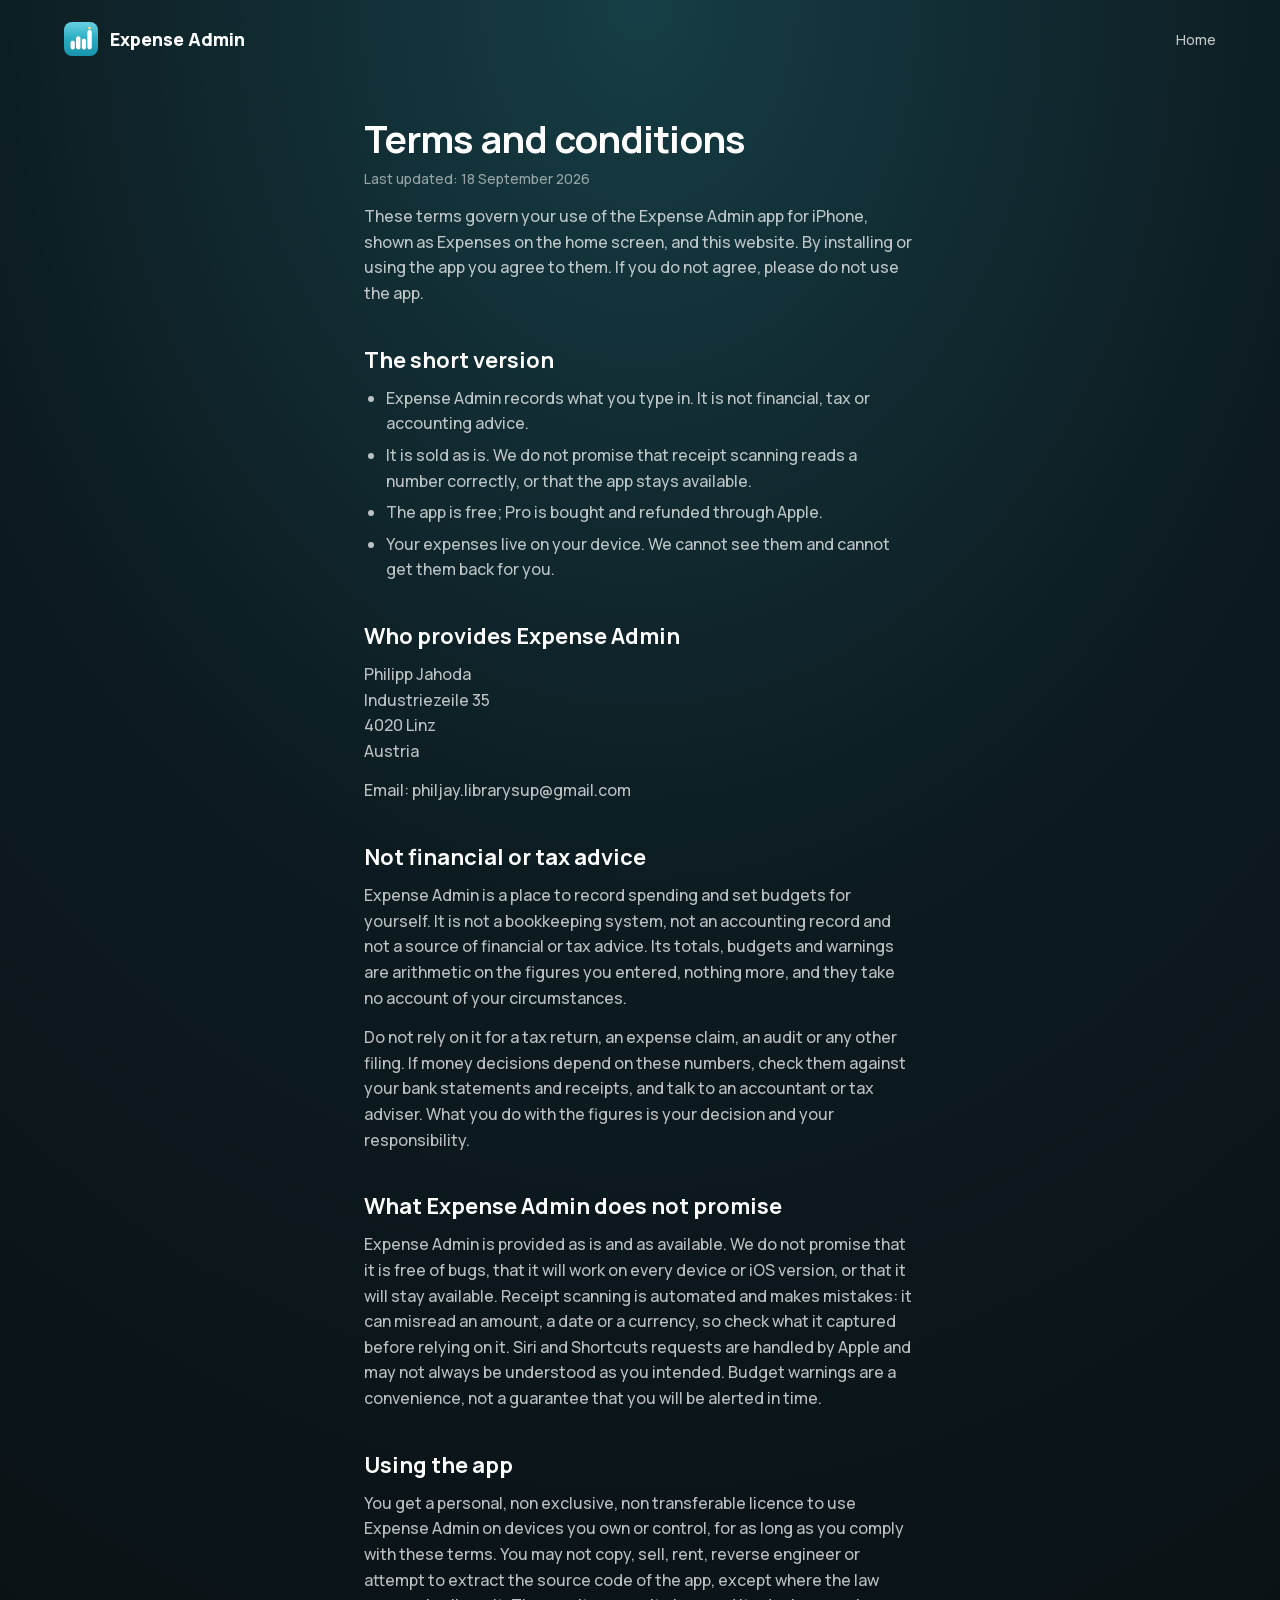
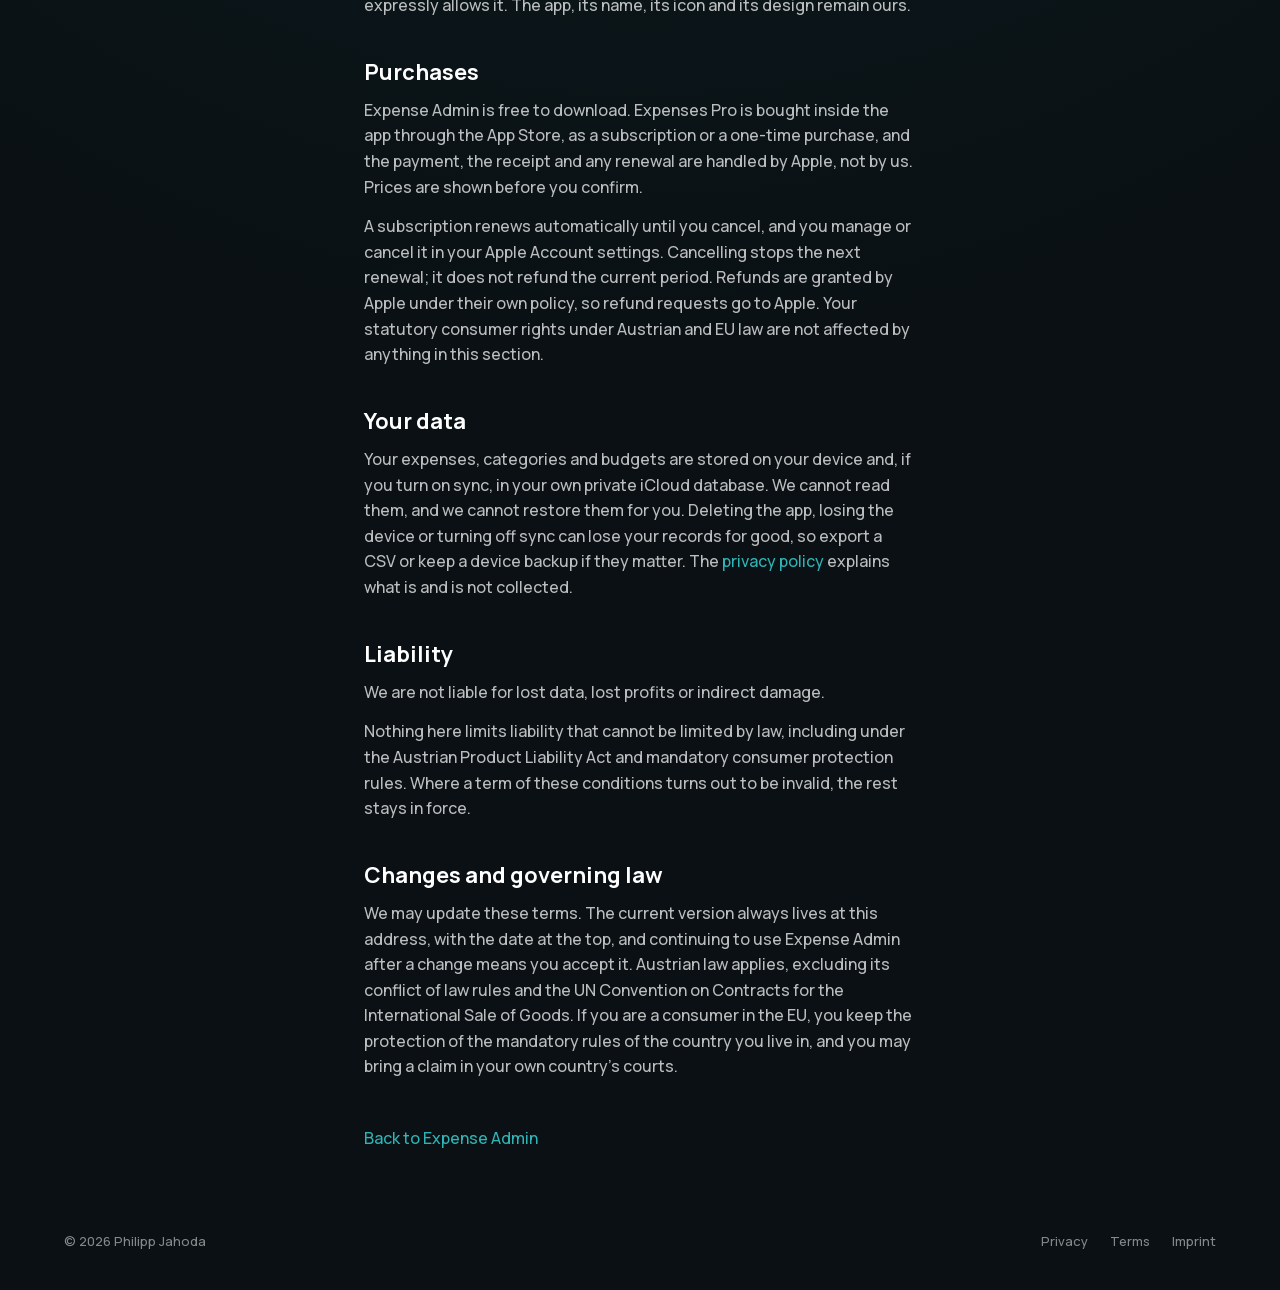
<file: terms.html>
<!doctype html>
<html lang="en">
<head>
  <meta charset="utf-8">
  <meta name="viewport" content="width=device-width, initial-scale=1">
  <title>Terms · Expense Admin</title>
  <meta name="robots" content="noindex">
  <link rel="icon" type="image/png" href="assets/favicon.png">
  <link rel="preload" href="assets/manrope-latin.woff2" as="font" type="font/woff2" crossorigin>
  <!-- inlined from styles.css, run build.sh after editing it -->
  <style>
@font-face {
  font-family: Manrope;
  font-style: normal;
  font-weight: 500 800;
  font-display: swap;
  src: url(assets/manrope-latin.woff2) format('woff2');
}

:root {
  --accent: #2fb4b6;
  --accent-hover: #1f8f91;
  --stage: radial-gradient(120% 70% at 50% 0%, #163d45 0%, #0c1b20 45%, #0a1013 100%);
  --ground: #0a1013;
  --card-bg: rgba(255, 255, 255, 0.06);
  --card-border: rgba(255, 255, 255, 0.1);
  --line: rgba(255, 255, 255, 0.1);
  --text: #fff;
  --text-soft: rgba(255, 255, 255, 0.72);
  --text-dim: rgba(255, 255, 255, 0.55);
  --text-faint: rgba(255, 255, 255, 0.5);
  --shadow: 0 40px 100px rgba(0, 0, 0, 0.6);
  --gutter: 64px;
}

* { box-sizing: border-box; }

html { scroll-behavior: smooth; }

body {
  margin: 0;
  font-family: Manrope, -apple-system, "Helvetica Neue", sans-serif;
  font-weight: 500;
  -webkit-font-smoothing: antialiased;
  color: var(--text);
  background: var(--ground);
}

a { color: var(--accent); text-decoration: none; }
a:hover { color: var(--accent-hover); }

h1, h2, h3, p { margin: 0; }

.stage {
  background: var(--stage);
  min-height: 100vh;
}

.wrap {
  max-width: 1280px;
  margin: 0 auto;
  padding-inline: var(--gutter);
}

.nav {
  display: flex;
  align-items: center;
  justify-content: space-between;
  padding-block: 22px;
}

.brand {
  display: flex;
  align-items: center;
  gap: 12px;
  color: var(--text);
  font-weight: 800;
  font-size: 18px;
}
.brand:hover { color: var(--text); }
.brand img { width: 34px; height: 34px; border-radius: 8px; }

.nav-links {
  display: flex;
  gap: 28px;
  font-size: 14px;
}
.nav-links a { color: rgba(255, 255, 255, 0.75); }
.nav-links a:hover { color: var(--text); }

.hero {
  display: flex;
  flex-direction: column;
  align-items: center;
  gap: 22px;
  padding-block: 56px 24px;
  text-align: center;
}

.eyebrow {
  font-size: 13px;
  letter-spacing: 2px;
  text-transform: uppercase;
  color: var(--accent);
}

.hero h1 {
  font-size: clamp(36px, 6vw, 62px);
  line-height: 1.05;
  font-weight: 800;
  letter-spacing: -1.5px;
  max-width: 900px;
}

.lead {
  font-size: 19px;
  line-height: 1.5;
  color: var(--text-soft);
  max-width: 640px;
}

.cta {
  display: flex;
  gap: 14px;
  align-items: center;
  flex-wrap: wrap;
  justify-content: center;
  margin-top: 8px;
}
.cta-note { font-size: 14px; color: rgba(255, 255, 255, 0.6); }

.store-badge {
  display: inline-flex;
  align-items: center;
  gap: 10px;
  height: 48px;
  padding: 0 18px;
  border-radius: 10px;
  background: #000;
  color: var(--text);
  border: 1px solid rgba(255, 255, 255, 0.25);
}
.store-badge:hover { color: var(--text); border-color: rgba(255, 255, 255, 0.5); }
.store-badge div { display: flex; flex-direction: column; line-height: 1.05; }
.store-badge small { font-size: 10px; opacity: 0.8; }
.store-badge strong { font-size: 17px; font-weight: 700; }

.frame {
  position: relative;
  width: 100%;
  max-width: 1040px;
  margin: 0 auto;
  aspect-ratio: 16 / 9;
  border-radius: 18px;
  overflow: hidden;
  box-shadow: var(--shadow);
  background: #000;
}
.frame video,
.frame img {
  display: block;
  width: 100%;
  height: 100%;
  object-fit: cover;
}
.frame-note {
  position: absolute;
  left: 14px;
  bottom: 12px;
  font-size: 12px;
  color: rgba(255, 255, 255, 0.7);
  background: rgba(0, 0, 0, 0.45);
  padding: 4px 8px;
  border-radius: 6px;
  pointer-events: none;
}
.frame-note.top { top: 12px; bottom: auto; }

.hero-video { padding-block: 20px 64px; }

.section {
  display: flex;
  flex-direction: column;
  gap: 22px;
  padding-block: 24px 64px;
}
.section.centered { align-items: center; text-align: center; padding-top: 8px; }
.section h2, .agents-text h2 {
  font-size: 34px;
  font-weight: 800;
  letter-spacing: -0.5px;
  line-height: 1.15;
}
.section-intro {
  font-size: 16px;
  line-height: 1.5;
  color: var(--text-soft);
  max-width: 720px;
}
.section.centered .section-intro { max-width: 640px; }

.cards {
  display: grid;
  grid-template-columns: repeat(3, minmax(0, 1fr));
  gap: 18px;
}
.card {
  display: flex;
  flex-direction: column;
  gap: 10px;
  padding: 26px;
  border-radius: 16px;
  background: var(--card-bg);
  border: 1px solid var(--card-border);
}
.card h3 { font-size: 20px; font-weight: 700; }
.card p { font-size: 15px; line-height: 1.5; color: rgba(255, 255, 255, 0.7); }

.compare-table {
  width: 100%;
  border-collapse: separate;
  border-spacing: 0;
  border-radius: 16px;
  background: var(--card-bg);
  border: 1px solid var(--card-border);
}
.compare-table th {
  padding: 20px 0 8px;
  font-size: 12px;
  font-weight: 500;
  letter-spacing: 1.5px;
  text-transform: uppercase;
  color: var(--text-dim);
  text-align: center;
}
.compare-table th:first-child { width: auto; }
.compare-table th.ours { color: var(--accent); }
.compare-table th:not(:first-child) { width: 140px; }
.compare-table td {
  padding: 14px 0;
  border-top: 1px solid var(--line);
  font-size: 15px;
}
.compare-table td:first-child { padding-left: 26px; }
.compare-table td:last-child { padding-right: 26px; }
.compare-table th:first-child { padding-left: 26px; }
.compare-table th:last-child { padding-right: 26px; }
.compare-table td:not(:first-child) { text-align: center; }
.compare-table svg { display: inline-block; vertical-align: middle; }
.compare-table .col-label { display: none; }

.agents-row {
  display: flex;
  flex-direction: column;
  gap: 32px;
  align-items: stretch;
  padding-block: 24px 40px;
}
.agents-text {
  display: flex;
  flex-direction: column;
  gap: 14px;
  max-width: 760px;
}
.agents-text p { font-size: 16px; line-height: 1.55; color: var(--text-soft); }
.agents-row .frame {
  width: 100%;
  max-width: 1040px;
  margin: 0 auto;
  border-radius: 14px;
  box-shadow: 0 30px 80px rgba(0, 0, 0, 0.5);
}

.pills { display: flex; gap: 10px; flex-wrap: wrap; }
.pills span {
  padding: 8px 14px;
  border-radius: 999px;
  border: 1px solid rgba(255, 255, 255, 0.18);
  font-size: 13px;
}

.closing {
  display: flex;
  flex-direction: column;
  align-items: center;
  gap: 18px;
  padding-block: 40px 64px;
  text-align: center;
  border-top: 1px solid var(--line);
}

.footer {
  display: flex;
  justify-content: space-between;
  align-items: center;
  gap: 16px;
  flex-wrap: wrap;
  padding-bottom: 40px;
  font-size: 13px;
  color: var(--text-faint);
}
.footer nav { display: flex; gap: 22px; }
.footer a { color: var(--text-faint); }
.footer a:hover { color: var(--text); }

.legal {
  max-width: 680px;
  margin: 0 auto;
  padding-block: 40px 80px;
  font-size: 16px;
  line-height: 1.6;
  color: var(--text-soft);
}
.legal h1 { font-size: 38px; line-height: 1.1; letter-spacing: -1px; color: var(--text); margin-bottom: 8px; }
.legal h2 { font-size: 22px; font-weight: 700; color: var(--text); margin-top: 36px; margin-bottom: 8px; }
.legal p { margin-bottom: 14px; }
.legal ul { margin: 0 0 14px; padding-left: 22px; }
.legal li { margin-bottom: 6px; }
.legal .updated { font-size: 14px; color: var(--text-dim); }
.legal .back { display: inline-block; margin-top: 32px; }

@media (max-width: 900px) {
  :root { --gutter: 32px; }
  .cards { grid-template-columns: 1fr; }
  .agents-row { flex-direction: column; align-items: stretch; }
  .agents-row .frame { width: 100%; }
}

@media (max-width: 720px) {
  .nav-links { display: none; }
}

@media (max-width: 600px) {
  :root { --gutter: 20px; }
  .hero { padding-top: 32px; }
  .hero h1 { letter-spacing: -1px; }
  .lead { font-size: 17px; }
  .section h2, .agents-text h2 { font-size: 28px; }
  .frame, .agents-row .frame { border-radius: 12px; }

  .compare-table thead { display: none; }
  .compare-table, .compare-table tbody, .compare-table tr, .compare-table td { display: block; }
  .compare-table { padding: 4px 20px; }
  .compare-table tr { padding: 14px 0; border-top: 1px solid var(--line); }
  .compare-table tr:first-child { border-top: 0; }
  .compare-table td { padding: 0; border: 0; }
  .compare-table td:first-child { padding: 0 0 8px; }
  .compare-table td:not(:first-child) {
    display: inline-flex;
    align-items: center;
    gap: 6px;
    margin-right: 18px;
    font-size: 13px;
    color: var(--text-dim);
  }
  .compare-table td.ours { color: var(--accent); }
  .compare-table .col-label { display: inline; }
}

.phones {
  display: flex;
  justify-content: center;
  align-items: flex-end;
  gap: 28px;
  padding-block: 12px 64px;
}
.phone {
  margin: 0;
  width: 22%;
  max-width: 300px;
  border-radius: 34px;
  overflow: hidden;
  border: 6px solid #0b2530;
  box-shadow: var(--shadow);
  background: #000;
}
.phone.main { width: 26%; max-width: 340px; }
.phone img { display: block; width: 100%; height: auto; }

.frame.tall {
  aspect-ratio: 1320 / 2868;
  max-width: 460px;
  background: transparent;
  box-shadow: none;
  border-radius: 24px;
}
.agents-row .frame.tall { max-width: 460px; }

@media (min-width: 901px) {
  .agents-row { flex-direction: row; align-items: center; gap: 48px; }
  .agents-row .agents-text { flex: 1; }
  .agents-row .frame.tall { flex: 0 0 380px; }
  #receipts { flex-direction: row-reverse; }
}

@media (max-width: 600px) {
  .phones { gap: 12px; padding-bottom: 40px; }
  .phone { width: 30%; border-radius: 22px; border-width: 4px; }
  .phone.main { width: 34%; }
}
  </style>
  <!-- end styles.css -->
</head>
<body>
<div class="stage">
  <header class="wrap nav">
    <a class="brand" href="index.html"><img src="assets/icon.png" alt="" width="34" height="34">Expense Admin</a>
    <nav class="nav-links">
      <a href="index.html">Home</a>
    </nav>
  </header>

  <main class="wrap legal">
    <h1>Terms and conditions</h1>
    <p class="updated">Last updated: 18 September 2026</p>

    <p>These terms govern your use of the Expense Admin app for iPhone, shown as Expenses on the home screen, and this website. By installing or using the app you agree to them. If you do not agree, please do not use the app.</p>

    <h2>The short version</h2>
    <ul>
      <li>Expense Admin records what you type in. It is not financial, tax or accounting advice.</li>
      <li>It is sold as is. We do not promise that receipt scanning reads a number correctly, or that the app stays available.</li>
      <li>The app is free; Pro is bought and refunded through Apple.</li>
      <li>Your expenses live on your device. We cannot see them and cannot get them back for you.</li>
    </ul>

    <h2>Who provides Expense Admin</h2>
    <p>Philipp Jahoda<br>Industriezeile 35<br>4020 Linz<br>Austria</p>
    <p>Email: philjay.librarysup@gmail.com</p>

    <h2>Not financial or tax advice</h2>
    <p>Expense Admin is a place to record spending and set budgets for yourself. It is not a bookkeeping system, not an accounting record and not a source of financial or tax advice. Its totals, budgets and warnings are arithmetic on the figures you entered, nothing more, and they take no account of your circumstances.</p>
    <p>Do not rely on it for a tax return, an expense claim, an audit or any other filing. If money decisions depend on these numbers, check them against your bank statements and receipts, and talk to an accountant or tax adviser. What you do with the figures is your decision and your responsibility.</p>

    <h2>What Expense Admin does not promise</h2>
    <p>Expense Admin is provided as is and as available. We do not promise that it is free of bugs, that it will work on every device or iOS version, or that it will stay available. Receipt scanning is automated and makes mistakes: it can misread an amount, a date or a currency, so check what it captured before relying on it. Siri and Shortcuts requests are handled by Apple and may not always be understood as you intended. Budget warnings are a convenience, not a guarantee that you will be alerted in time.</p>

    <h2>Using the app</h2>
    <p>You get a personal, non exclusive, non transferable licence to use Expense Admin on devices you own or control, for as long as you comply with these terms. You may not copy, sell, rent, reverse engineer or attempt to extract the source code of the app, except where the law expressly allows it. The app, its name, its icon and its design remain ours.</p>

    <h2>Purchases</h2>
    <p>Expense Admin is free to download. Expenses Pro is bought inside the app through the App Store, as a subscription or a one-time purchase, and the payment, the receipt and any renewal are handled by Apple, not by us. Prices are shown before you confirm.</p>
    <p>A subscription renews automatically until you cancel, and you manage or cancel it in your Apple Account settings. Cancelling stops the next renewal; it does not refund the current period. Refunds are granted by Apple under their own policy, so refund requests go to Apple. Your statutory consumer rights under Austrian and EU law are not affected by anything in this section.</p>

    <h2>Your data</h2>
    <p>Your expenses, categories and budgets are stored on your device and, if you turn on sync, in your own private iCloud database. We cannot read them, and we cannot restore them for you. Deleting the app, losing the device or turning off sync can lose your records for good, so export a CSV or keep a device backup if they matter. The <a href="privacy.html">privacy policy</a> explains what is and is not collected.</p>

    <h2>Liability</h2>
    <p>We are not liable for lost data, lost profits or indirect damage.</p>
    <p>Nothing here limits liability that cannot be limited by law, including under the Austrian Product Liability Act and mandatory consumer protection rules. Where a term of these conditions turns out to be invalid, the rest stays in force.</p>

    <h2>Changes and governing law</h2>
    <p>We may update these terms. The current version always lives at this address, with the date at the top, and continuing to use Expense Admin after a change means you accept it. Austrian law applies, excluding its conflict of law rules and the UN Convention on Contracts for the International Sale of Goods. If you are a consumer in the EU, you keep the protection of the mandatory rules of the country you live in, and you may bring a claim in your own country's courts.</p>

    <a class="back" href="index.html">Back to Expense Admin</a>
  </main>

  <footer class="wrap footer">
    <span>© 2026 Philipp Jahoda</span>
    <nav>
      <a href="privacy.html">Privacy</a>
      <a href="terms.html">Terms</a>
      <a href="imprint.html">Imprint</a>
    </nav>
  </footer>
</div>
</body>
</html>
</file>
